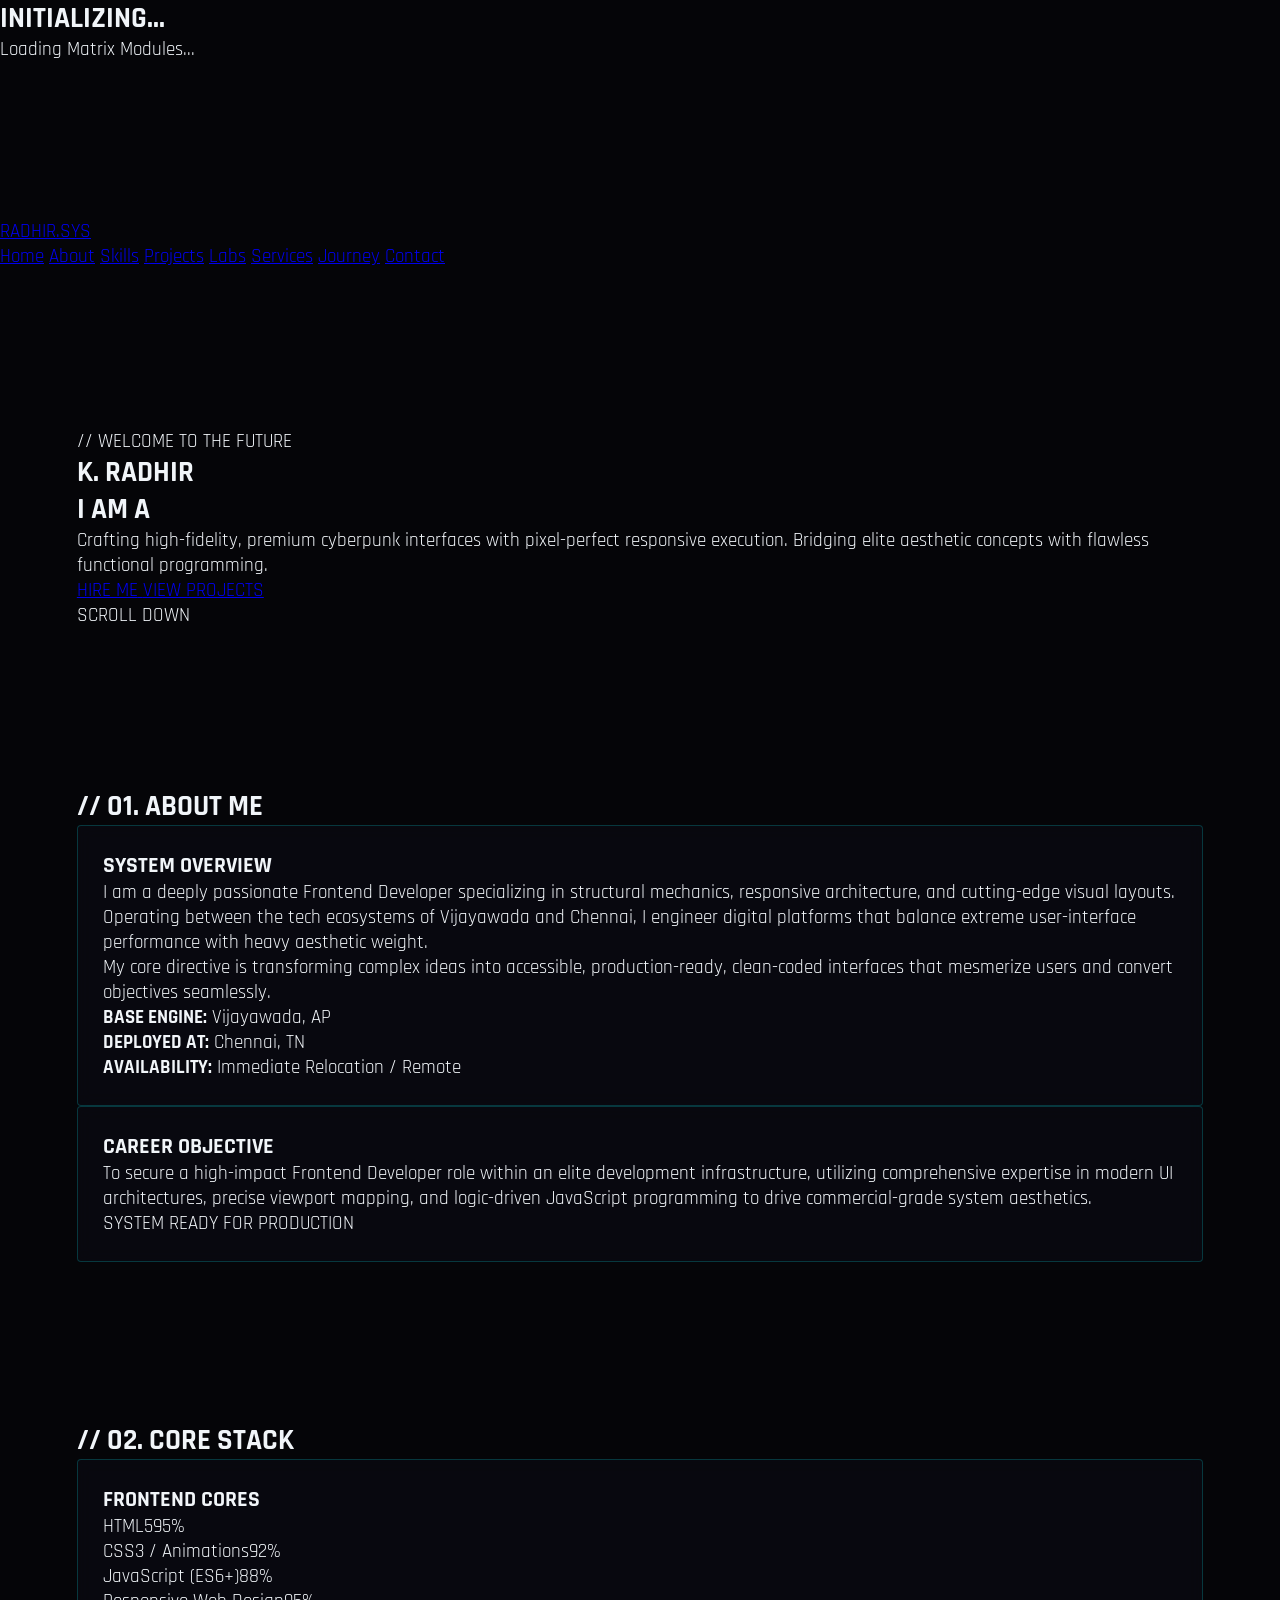
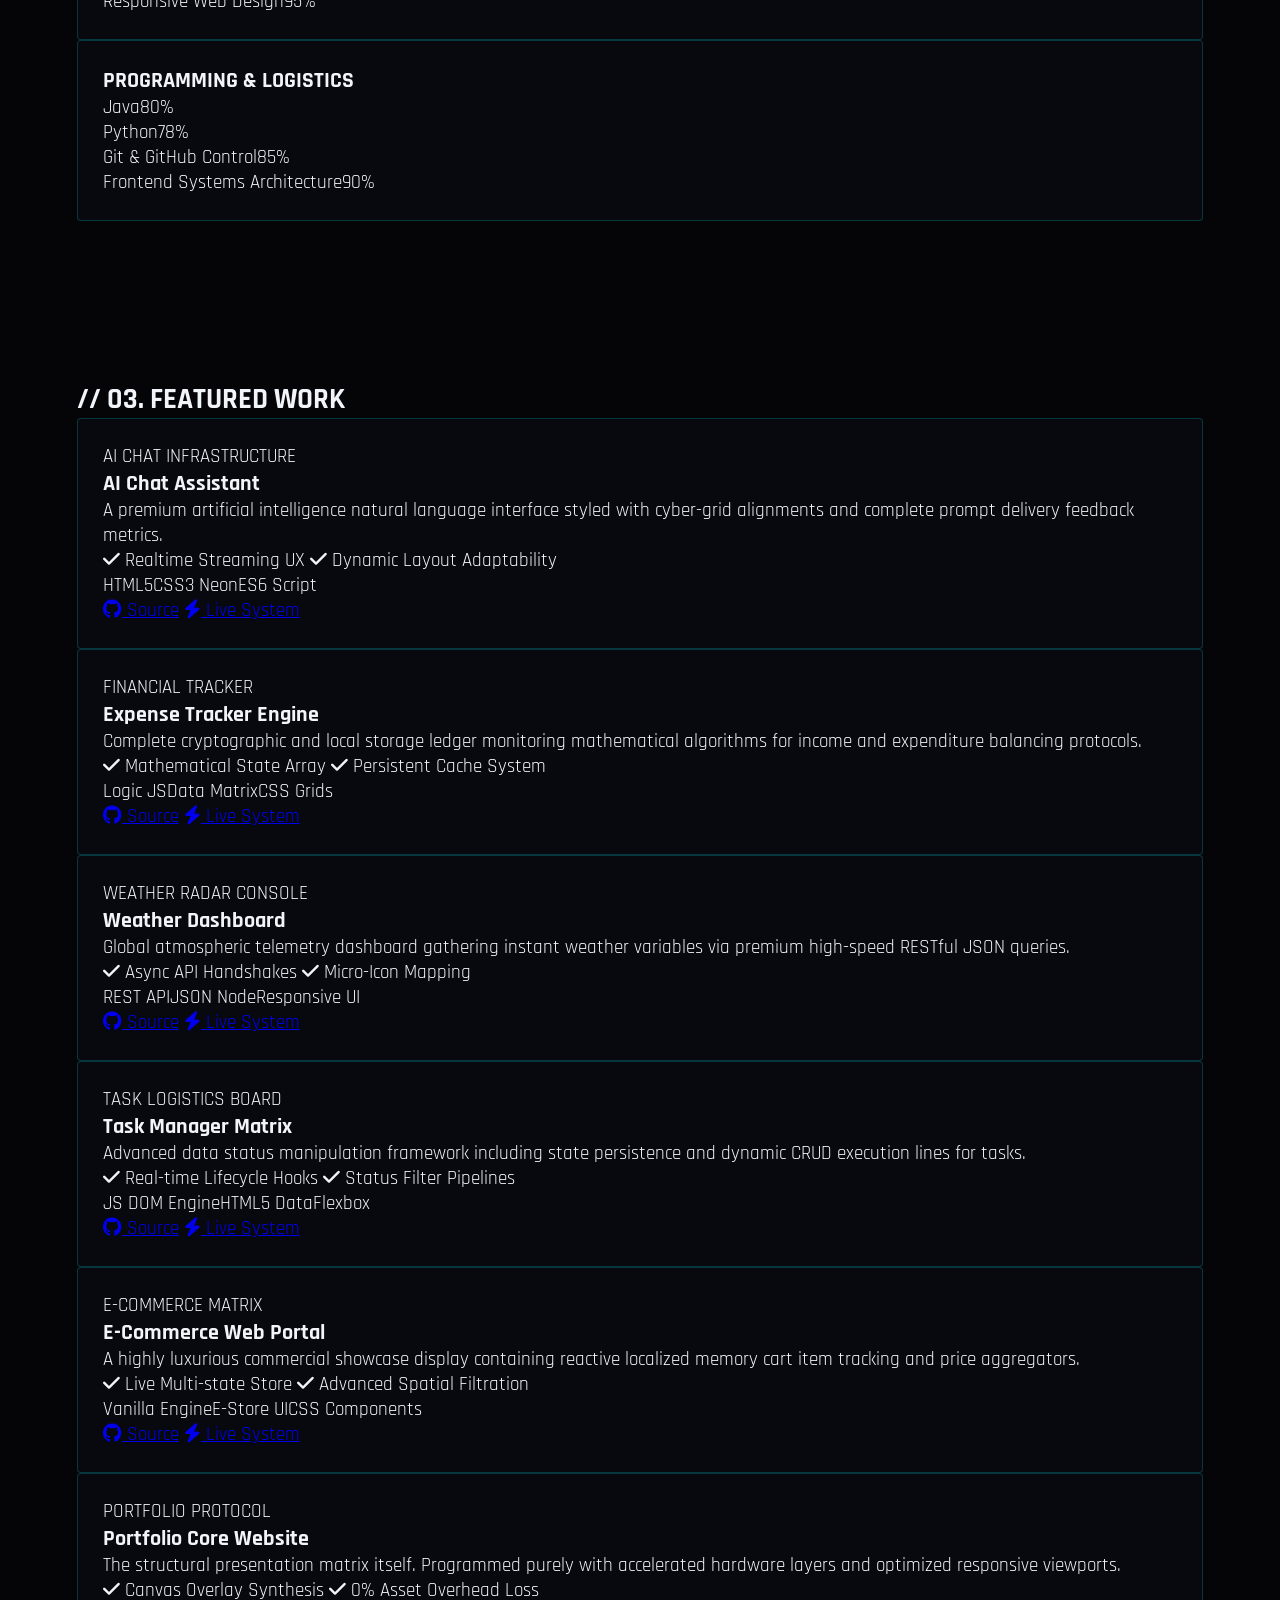
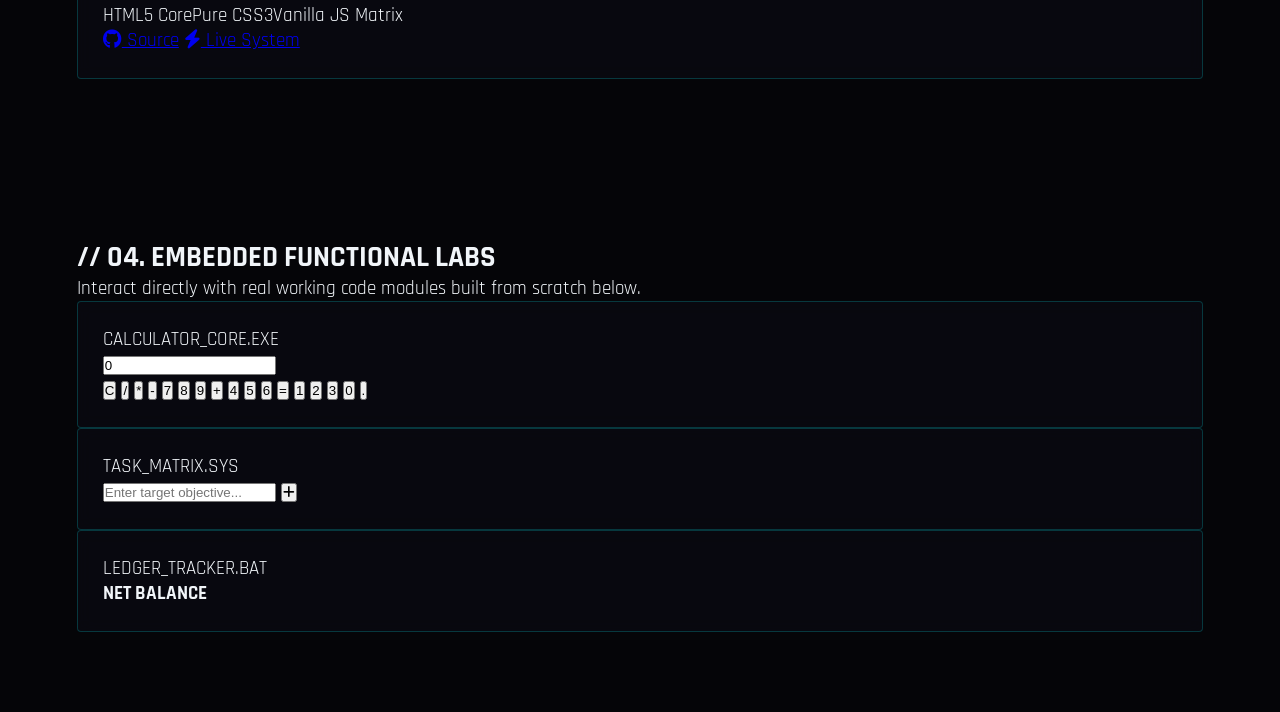
<file: Index.html>
<!DOCTYPE html>
<html lang="en">
<head>
    <meta charset="UTF-8">
    <meta name="viewport" content="width=device-width, initial-scale=1.0">
    <meta name="description" content="K. Radhir - Premium Cyberpunk Frontend Developer Portfolio. Showcasing modern responsive web designs, interactive mini-apps, and technical expertise.">
    <title>K. Radhir | Frontend Developer Portfolio</title>
    <link rel="preconnect" href="https://fonts.googleapis.com">
    <link rel="preconnect" href="https://fonts.gstatic.com" crossorigin>
    <link href="https://fonts.googleapis.com/css2?family=Orbitron:wght@400;600;900&family=Rajdhani:wght@500;600;700&display=swap" rel="stylesheet">
    <link rel="stylesheet" href="https://cdnjs.cloudflare.com/ajax/libs/font-awesome/6.4.0/css/all.min.css">
    <link rel="stylesheet" href="style.css">
</head>
<body class="cyber-theme">

    <div id="preloader">
        <div class="loader-content">
            <h2 class="cyber-glitch" data-text="INITIALIZING...">INITIALIZING...</h2>
            <div class="loader-bar"><div class="loader-progress"></div></div>
            <p class="loader-status">Loading Matrix Modules...</p>
        </div>
    </div>

    <canvas id="cyberCanvas"></canvas>

    <header class="cyber-header">
        <div class="logo">
            <a href="#hero">RADHIR<span>.SYS</span></a>
        </div>
        <nav class="nav-links">
            <a href="#hero" class="active">Home</a>
            <a href="#about">About</a>
            <a href="#skills">Skills</a>
            <a href="#projects">Projects</a>
            <a href="#interactive-labs">Labs</a>
            <a href="#services">Services</a>
            <a href="#education">Journey</a>
            <a href="#contact">Contact</a>
        </nav>
        <div class="burger-menu" id="burgerMenu">
            <div class="line1"></div>
            <div class="line2"></div>
            <div class="line3"></div>
        </div>
    </header>

    <main>
        
        <section id="hero" class="hero-section">
            <div class="hero-container">
                <div class="glitch-wrapper">
                    <p class="hero-subtitle">// WELCOME TO THE FUTURE</p>
                    <h1 class="hero-title">K. RADHIR</h1>
                    <h2 class="hero-typing-text">I AM A <span id="typing-element"></span></h2>
                </div>
                <p class="hero-desc">Crafting high-fidelity, premium cyberpunk interfaces with pixel-perfect responsive execution. Bridging elite aesthetic concepts with flawless functional programming.</p>
                <div class="hero-ctas">
                    <a href="#contact" class="cyber-btn primary-btn">
                        <span class="btn-text">HIRE ME</span>
                        <span class="btn-glitch"></span>
                    </a>
                    <a href="#projects" class="cyber-btn secondary-btn">
                        <span class="btn-text">VIEW PROJECTS</span>
                        <span class="btn-glitch"></span>
                    </a>
                </div>
            </div>
            <div class="scroll-indicator">
                <div class="mouse"></div>
                <p>SCROLL DOWN</p>
            </div>
        </section>

        <section id="about" class="about-section scroll-reveal">
            <h2 class="section-title"><span class="cyber-tag">//</span> 01. ABOUT ME</h2>
            <div class="about-grid">
                <div class="about-card glass-card">
                    <h3>SYSTEM OVERVIEW</h3>
                    <p>I am a deeply passionate Frontend Developer specializing in structural mechanics, responsive architecture, and cutting-edge visual layouts. Operating between the tech ecosystems of Vijayawada and Chennai, I engineer digital platforms that balance extreme user-interface performance with heavy aesthetic weight.</p>
                    <p>My core directive is transforming complex ideas into accessible, production-ready, clean-coded interfaces that mesmerize users and convert objectives seamlessly.</p>
                    <div class="meta-info-grid">
                        <div class="meta-item"><strong>BASE ENGINE:</strong> Vijayawada, AP</div>
                        <div class="meta-item"><strong>DEPLOYED AT:</strong> Chennai, TN</div>
                        <div class="meta-item"><strong>AVAILABILITY:</strong> Immediate Relocation / Remote</div>
                    </div>
                </div>
                <div class="about-card glass-card objective-card">
                    <h3>CAREER OBJECTIVE</h3>
                    <p>To secure a high-impact Frontend Developer role within an elite development infrastructure, utilizing comprehensive expertise in modern UI architectures, precise viewport mapping, and logic-driven JavaScript programming to drive commercial-grade system aesthetics.</p>
                    <div class="cyber-status-bar">
                        <span class="status-dot online"></span> SYSTEM READY FOR PRODUCTION
                    </div>
                </div>
            </div>
        </section>

        <section id="skills" class="skills-section scroll-reveal">
            <h2 class="section-title"><span class="cyber-tag">//</span> 02. CORE STACK</h2>
            <div class="skills-grid">
                <div class="skill-group glass-card">
                    <h3>FRONTEND CORES</h3>
                    <div class="skill-item">
                        <div class="skill-info"><span>HTML5</span><span class="percentage">95%</span></div>
                        <div class="skill-bar-container"><div class="skill-bar" data-progress="95%"></div></div>
                    </div>
                    <div class="skill-item">
                        <div class="skill-info"><span>CSS3 / Animations</span><span class="percentage">92%</span></div>
                        <div class="skill-bar-container"><div class="skill-bar" data-progress="92%"></div></div>
                    </div>
                    <div class="skill-item">
                        <div class="skill-info"><span>JavaScript (ES6+)</span><span class="percentage">88%</span></div>
                        <div class="skill-bar-container"><div class="skill-bar" data-progress="88%"></div></div>
                    </div>
                    <div class="skill-item">
                        <div class="skill-info"><span>Responsive Web Design</span><span class="percentage">95%</span></div>
                        <div class="skill-bar-container"><div class="skill-bar" data-progress="95%"></div></div>
                    </div>
                </div>
                <div class="skill-group glass-card">
                    <h3>PROGRAMMING & LOGISTICS</h3>
                    <div class="skill-item">
                        <div class="skill-info"><span>Java</span><span class="percentage">80%</span></div>
                        <div class="skill-bar-container"><div class="skill-bar" data-progress="80%"></div></div>
                    </div>
                    <div class="skill-item">
                        <div class="skill-info"><span>Python</span><span class="percentage">78%</span></div>
                        <div class="skill-bar-container"><div class="skill-bar" data-progress="78%"></div></div>
                    </div>
                    <div class="skill-item">
                        <div class="skill-info"><span>Git & GitHub Control</span><span class="percentage">85%</span></div>
                        <div class="skill-bar-container"><div class="skill-bar" data-progress="85%"></div></div>
                    </div>
                    <div class="skill-item">
                        <div class="skill-info"><span>Frontend Systems Architecture</span><span class="percentage">90%</span></div>
                        <div class="skill-bar-container"><div class="skill-bar" data-progress="90%"></div></div>
                    </div>
                </div>
            </div>
        </section>

        <section id="projects" class="projects-section scroll-reveal">
            <h2 class="section-title"><span class="cyber-tag">//</span> 03. FEATURED WORK</h2>
            <div class="projects-container">
                
                <div class="project-card glass-card">
                    <div class="project-img-wrapper">
                        <div class="project-fallback-img img-p1">AI CHAT INFRASTRUCTURE</div>
                    </div>
                    <div class="project-content">
                        <h3>AI Chat Assistant</h3>
                        <p class="project-desc">A premium artificial intelligence natural language interface styled with cyber-grid alignments and complete prompt delivery feedback metrics.</p>
                        <div class="project-features">
                            <span><i class="fa-solid fa-check"></i> Realtime Streaming UX</span>
                            <span><i class="fa-solid fa-check"></i> Dynamic Layout Adaptability</span>
                        </div>
                        <div class="project-tech">
                            <span class="tech-tag">HTML5</span><span class="tech-tag">CSS3 Neon</span><span class="tech-tag">ES6 Script</span>
                        </div>
                        <div class="project-links">
                            <a href="#" class="project-btn git-btn"><i class="fa-brands fa-github"></i> Source</a>
                            <a href="#lab-ai" class="project-btn demo-btn"><i class="fa-solid fa-bolt"></i> Live System</a>
                        </div>
                    </div>
                </div>

                <div class="project-card glass-card">
                    <div class="project-img-wrapper">
                        <div class="project-fallback-img img-p2">FINANCIAL TRACKER</div>
                    </div>
                    <div class="project-content">
                        <h3>Expense Tracker Engine</h3>
                        <p class="project-desc">Complete cryptographic and local storage ledger monitoring mathematical algorithms for income and expenditure balancing protocols.</p>
                        <div class="project-features">
                            <span><i class="fa-solid fa-check"></i> Mathematical State Array</span>
                            <span><i class="fa-solid fa-check"></i> Persistent Cache System</span>
                        </div>
                        <div class="project-tech">
                            <span class="tech-tag">Logic JS</span><span class="tech-tag">Data Matrix</span><span class="tech-tag">CSS Grids</span>
                        </div>
                        <div class="project-links">
                            <a href="#" class="project-btn git-btn"><i class="fa-brands fa-github"></i> Source</a>
                            <a href="#lab-expense" class="project-btn demo-btn"><i class="fa-solid fa-bolt"></i> Live System</a>
                        </div>
                    </div>
                </div>

                <div class="project-card glass-card">
                    <div class="project-img-wrapper">
                        <div class="project-fallback-img img-p3">WEATHER RADAR CONSOLE</div>
                    </div>
                    <div class="project-content">
                        <h3>Weather Dashboard</h3>
                        <p class="project-desc">Global atmospheric telemetry dashboard gathering instant weather variables via premium high-speed RESTful JSON queries.</p>
                        <div class="project-features">
                            <span><i class="fa-solid fa-check"></i> Async API Handshakes</span>
                            <span><i class="fa-solid fa-check"></i> Micro-Icon Mapping</span>
                        </div>
                        <div class="project-tech">
                            <span class="tech-tag">REST API</span><span class="tech-tag">JSON Node</span><span class="tech-tag">Responsive UI</span>
                        </div>
                        <div class="project-links">
                            <a href="#" class="project-btn git-btn"><i class="fa-brands fa-github"></i> Source</a>
                            <a href="#lab-weather" class="project-btn demo-btn"><i class="fa-solid fa-bolt"></i> Live System</a>
                        </div>
                    </div>
                </div>

                <div class="project-card glass-card">
                    <div class="project-img-wrapper">
                        <div class="project-fallback-img img-p4">TASK LOGISTICS BOARD</div>
                    </div>
                    <div class="project-content">
                        <h3>Task Manager Matrix</h3>
                        <p class="project-desc">Advanced data status manipulation framework including state persistence and dynamic CRUD execution lines for tasks.</p>
                        <div class="project-features">
                            <span><i class="fa-solid fa-check"></i> Real-time Lifecycle Hooks</span>
                            <span><i class="fa-solid fa-check"></i> Status Filter Pipelines</span>
                        </div>
                        <div class="project-tech">
                            <span class="tech-tag">JS DOM Engine</span><span class="tech-tag">HTML5 Data</span><span class="tech-tag">Flexbox</span>
                        </div>
                        <div class="project-links">
                            <a href="#" class="project-btn git-btn"><i class="fa-brands fa-github"></i> Source</a>
                            <a href="#lab-todo" class="project-btn demo-btn"><i class="fa-solid fa-bolt"></i> Live System</a>
                        </div>
                    </div>
                </div>

                <div class="project-card glass-card">
                    <div class="project-img-wrapper">
                        <div class="project-fallback-img img-p5">E-COMMERCE MATRIX</div>
                    </div>
                    <div class="project-content">
                        <h3>E-Commerce Web Portal</h3>
                        <p class="project-desc">A highly luxurious commercial showcase display containing reactive localized memory cart item tracking and price aggregators.</p>
                        <div class="project-features">
                            <span><i class="fa-solid fa-check"></i> Live Multi-state Store</span>
                            <span><i class="fa-solid fa-check"></i> Advanced Spatial Filtration</span>
                        </div>
                        <div class="project-tech">
                            <span class="tech-tag">Vanilla Engine</span><span class="tech-tag">E-Store UI</span><span class="tech-tag">CSS Components</span>
                        </div>
                        <div class="project-links">
                            <a href="#" class="project-btn git-btn"><i class="fa-brands fa-github"></i> Source</a>
                            <a href="#" class="project-btn demo-btn"><i class="fa-solid fa-bolt"></i> Live System</a>
                        </div>
                    </div>
                </div>

                <div class="project-card glass-card">
                    <div class="project-img-wrapper">
                        <div class="project-fallback-img img-p6">PORTFOLIO PROTOCOL</div>
                    </div>
                    <div class="project-content">
                        <h3>Portfolio Core Website</h3>
                        <p class="project-desc">The structural presentation matrix itself. Programmed purely with accelerated hardware layers and optimized responsive viewports.</p>
                        <div class="project-features">
                            <span><i class="fa-solid fa-check"></i> Canvas Overlay Synthesis</span>
                            <span><i class="fa-solid fa-check"></i> 0% Asset Overhead Loss</span>
                        </div>
                        <div class="project-tech">
                            <span class="tech-tag">HTML5 Core</span><span class="tech-tag">Pure CSS3</span><span class="tech-tag">Vanilla JS Matrix</span>
                        </div>
                        <div class="project-links">
                            <a href="#" class="project-btn git-btn"><i class="fa-brands fa-github"></i> Source</a>
                            <a href="#hero" class="project-btn demo-btn"><i class="fa-solid fa-bolt"></i> Live System</a>
                        </div>
                    </div>
                </div>

            </div>
        </section>

        <section id="interactive-labs" class="labs-section scroll-reveal">
            <h2 class="section-title"><span class="cyber-tag">//</span> 04. EMBEDDED FUNCTIONAL LABS</h2>
            <p class="section-subtitle">Interact directly with real working code modules built from scratch below.</p>
            
            <div class="labs-grid">
                
                <div class="lab-card glass-card" id="lab-calc">
                    <div class="lab-header"><span></span><span></span><span></span>  CALCULATOR_CORE.EXE</div>
                    <div class="calculator-app">
                        <input type="text" id="calcDisplay" readonly value="0">
                        <div class="calc-buttons">
                            <button class="calc-btn system-clear" onclick="clearCalc()">C</button>
                            <button class="calc-btn" onclick="inputCalc('/')">/</button>
                            <button class="calc-btn" onclick="inputCalc('*')">*</button>
                            <button class="calc-btn" onclick="inputCalc('-')">-</button>
                            <button class="calc-btn" onclick="inputCalc('7')">7</button>
                            <button class="calc-btn" onclick="inputCalc('8')">8</button>
                            <button class="calc-btn" onclick="inputCalc('9')">9</button>
                            <button class="calc-btn" onclick="inputCalc('+')">+</button>
                            <button class="calc-btn" onclick="inputCalc('4')">4</button>
                            <button class="calc-btn" onclick="inputCalc('5')">5</button>
                            <button class="calc-btn" onclick="inputCalc('6')">6</button>
                            <button class="calc-btn operation-equal" onclick="calculateResult()">=</button>
                            <button class="calc-btn" onclick="inputCalc('1')">1</button>
                            <button class="calc-btn" onclick="inputCalc('2')">2</button>
                            <button class="calc-btn" onclick="inputCalc('3')">3</button>
                            <button class="calc-btn double-width" onclick="inputCalc('0')">0</button>
                            <button class="calc-btn" onclick="inputCalc('.')">.</button>
                        </div>
                    </div>
                </div>

                <div class="lab-card glass-card" id="lab-todo">
                    <div class="lab-header"><span></span><span></span><span></span>  TASK_MATRIX.SYS</div>
                    <div class="todo-app">
                        <div class="input-row">
                            <input type="text" id="todoInput" placeholder="Enter target objective...">
                            <button onclick="addTodoItem()"><i class="fa-solid fa-plus"></i></button>
                        </div>
                        <ul id="todoList" class="todo-item-container"></ul>
                    </div>
                </div>

                <div class="lab-card glass-card" id="lab-expense">
                    <div class="lab-header"><span></span><span></span><span></span>  LEDGER_TRACKER.BAT</div>
                    <div class="expense-app">
                        <div class="balance-container">
                            <h4>NET BALANCE</h4>
</file>
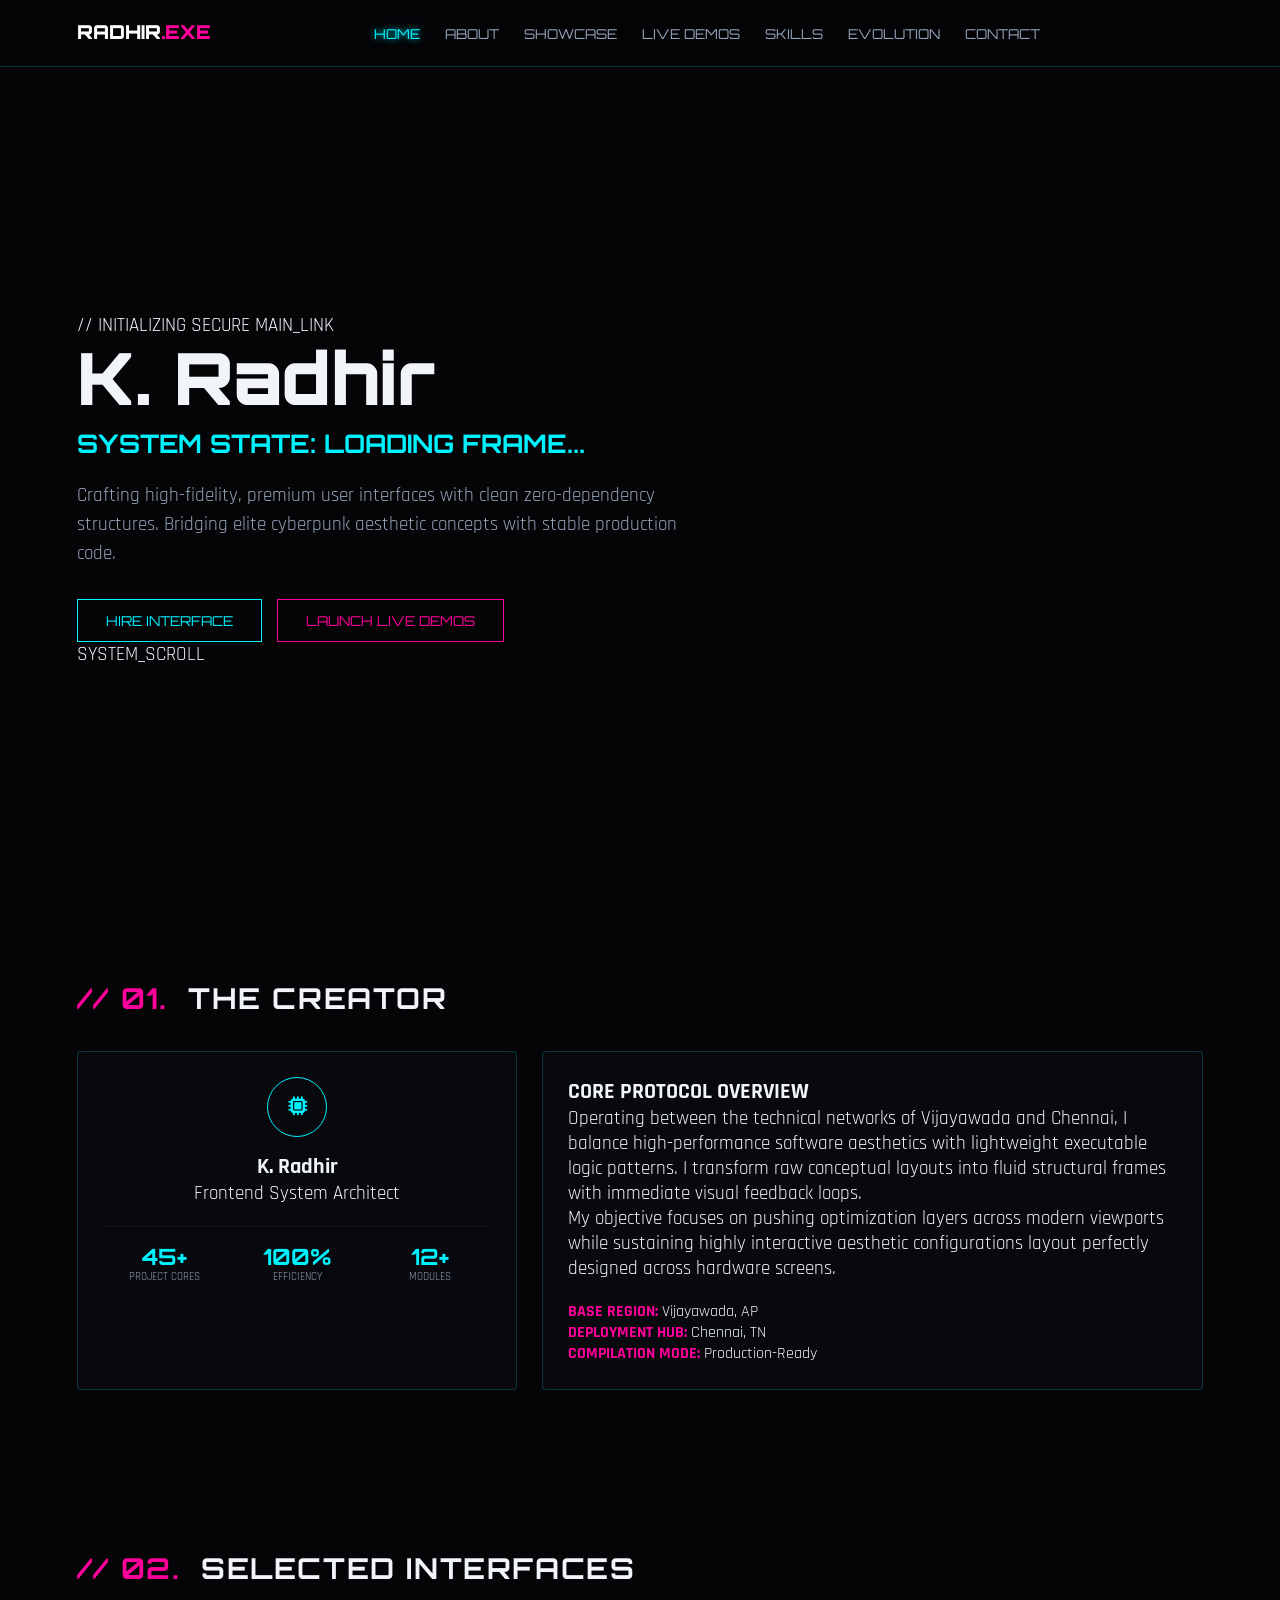
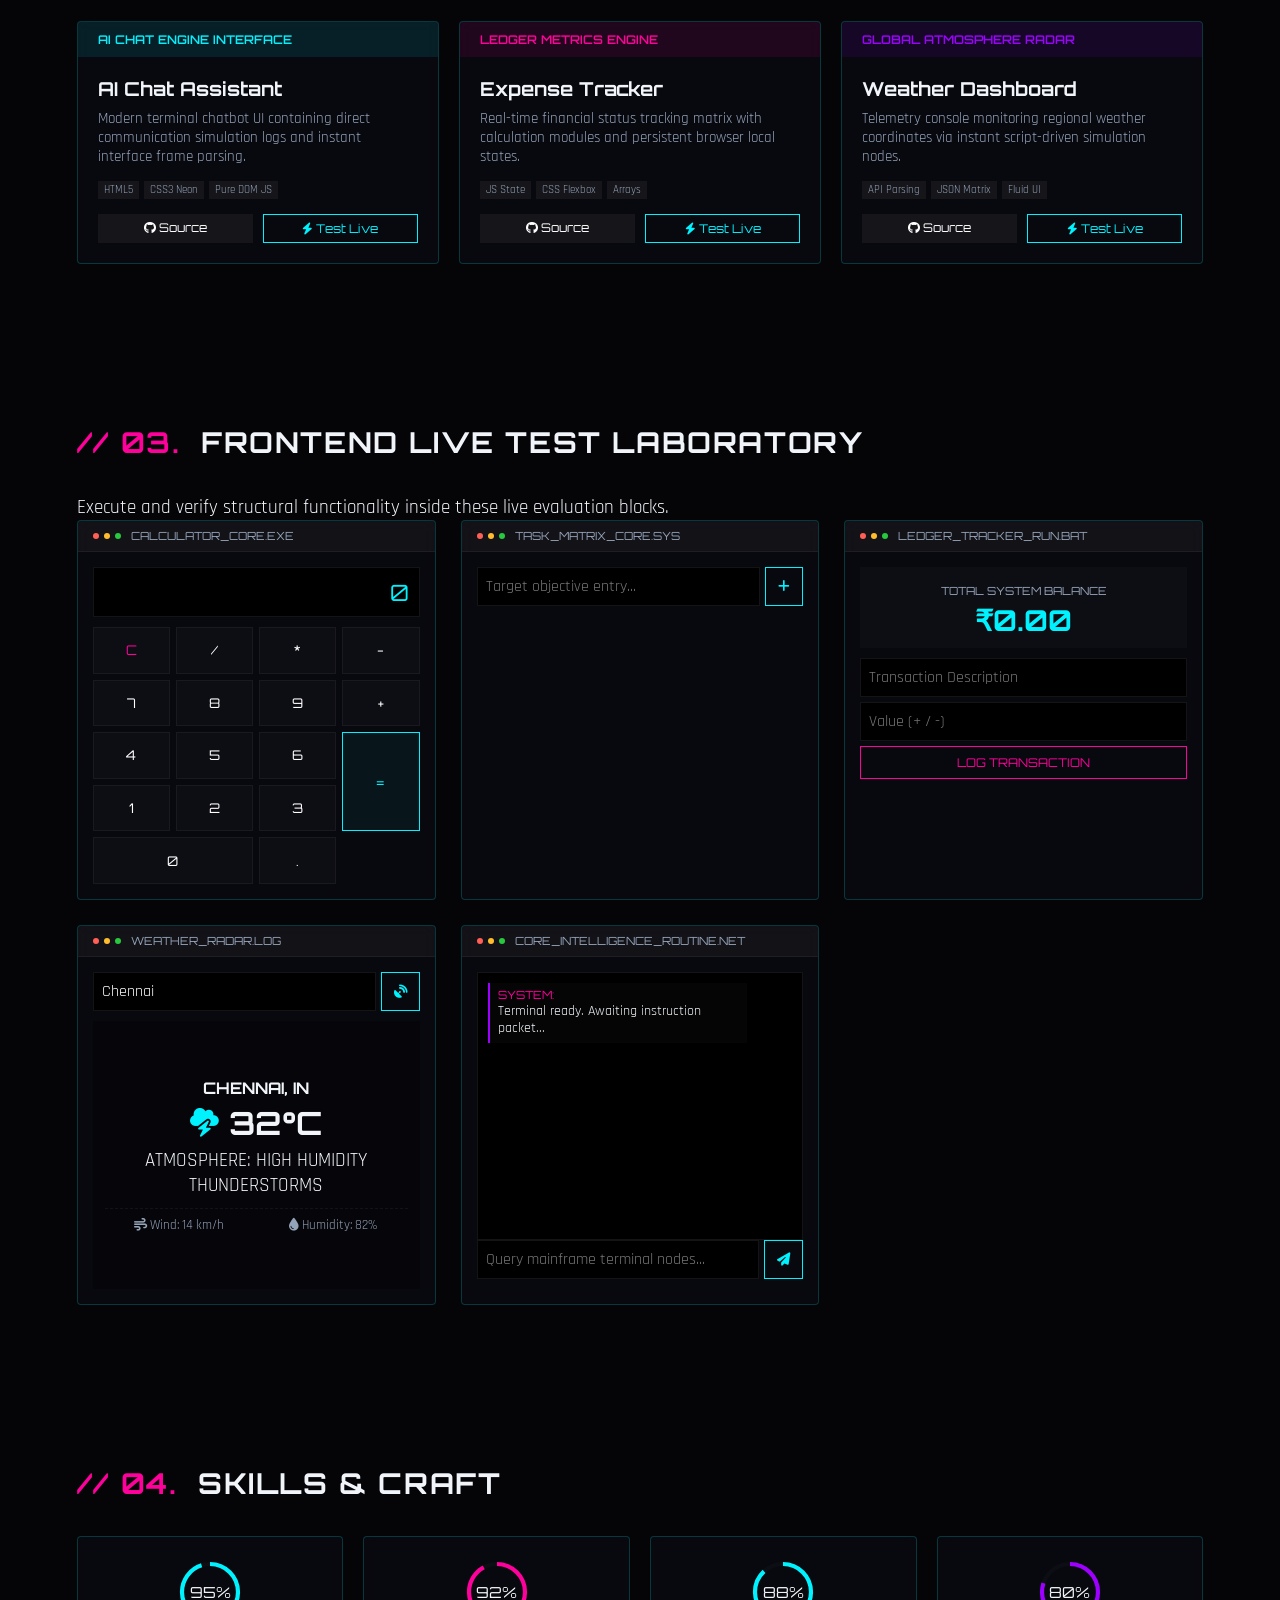
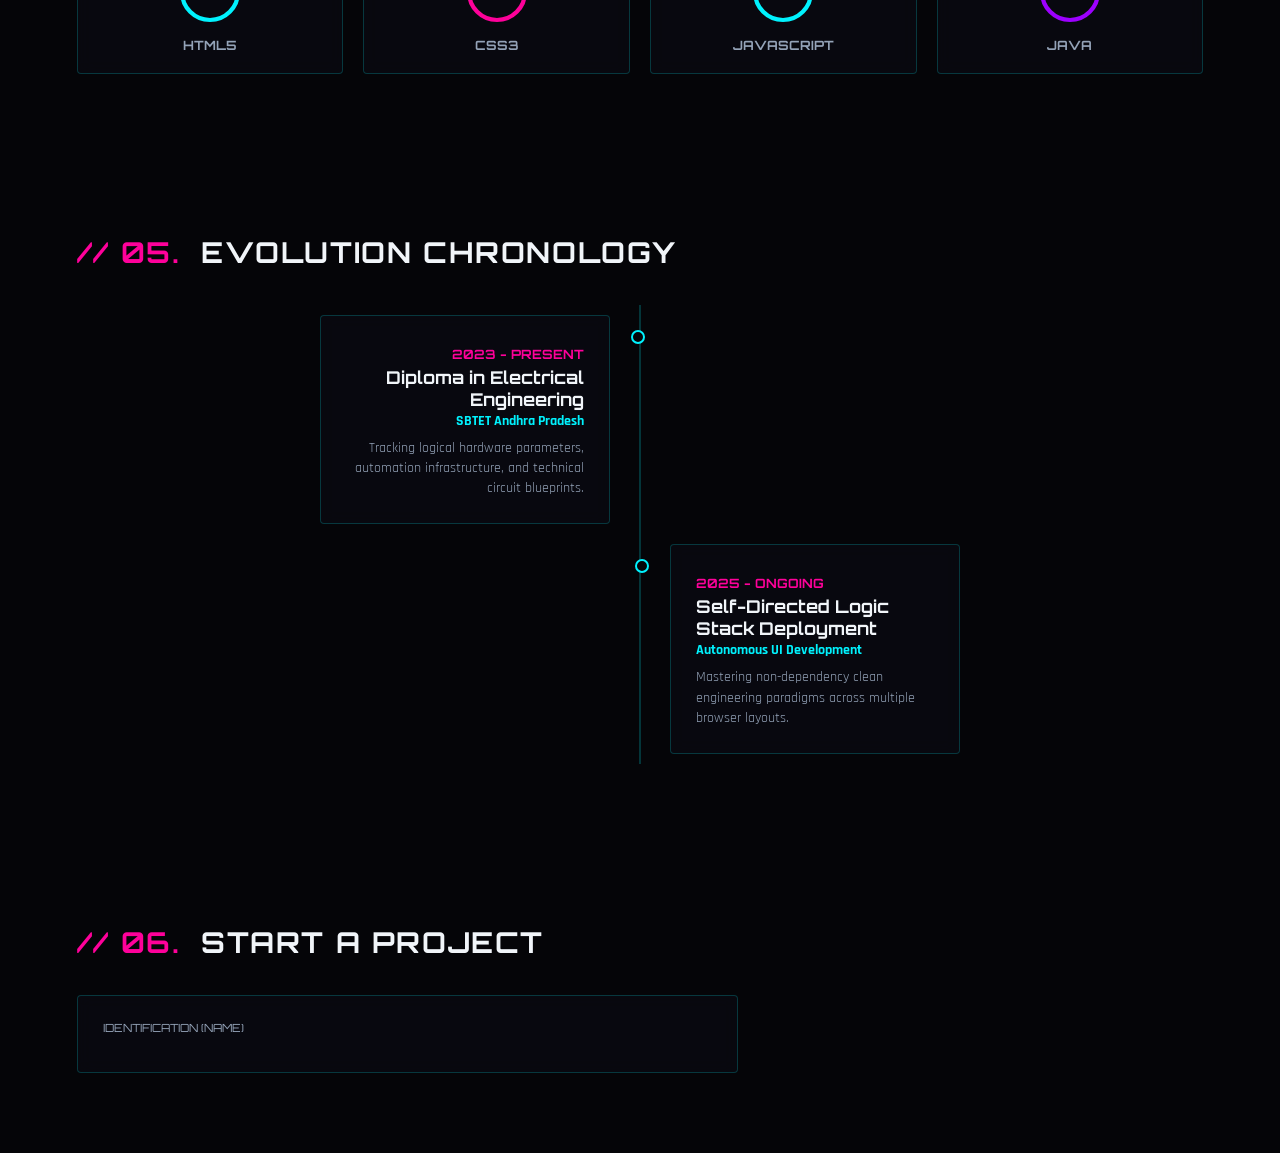
<file: index.html>
<!DOCTYPE html>
<html lang="en">
<head>
    <meta charset="UTF-8">
    <meta name="viewport" content="width=device-width, initial-scale=1.0">
    <meta name="description" content="K. Radhir - Premium Cyberpunk Frontend Developer Portfolio Website.">
    <title>K. Radhir | Portfolio Terminal</title>
    
    <!-- Google Fonts & FontAwesome Icons -->
    <link rel="preconnect" href="https://fonts.googleapis.com">
    <link rel="preconnect" href="https://fonts.gstatic.com" crossorigin>
    <link href="https://fonts.googleapis.com/css2?family=Orbitron:wght@400;600;900&family=Rajdhani:wght@500;600;700&display=swap" rel="stylesheet">
    <link rel="stylesheet" href="https://cdnjs.cloudflare.com/ajax/libs/font-awesome/6.4.0/css/all.min.css">
    
    <!-- Strict Relative Path Linked Stylesheet -->
    <link rel="stylesheet" href="style.css">
</head>
<body class="cyber-theme">

    <!-- Background Matrix Streaming Layers -->
    <canvas id="matrixCanvas"></canvas>

    <!-- Navigation Header -->
    <header class="cyber-navbar">
        <div class="nav-logo">
            <a href="#hero">RADHIR<span>.EXE</span></a>
        </div>
        <nav class="nav-menu">
            <a href="#hero" class="menu-item active">Home</a>
            <a href="#about" class="menu-item">About</a>
            <a href="#projects" class="menu-item">Showcase</a>
            <a href="#live-demos" class="menu-item">Live Demos</a>
            <a href="#skills" class="menu-item">Skills</a>
            <a href="#journey" class="menu-item">Evolution</a>
            <a href="#contact" class="menu-item">Contact</a>
        </nav>
        <div class="mobile-toggle" id="mobileToggle">
            <span class="bar"></span>
            <span class="bar"></span>
            <span class="bar"></span>
        </div>
    </header>

    <main>
        <!-- Hero Terminal Section -->
        <section id="hero" class="hero-terminal">
            <div class="hero-wrapper">
                <p class="terminal-tag">// INITIALIZING SECURE MAIN_LINK</p>
                <h1 class="hero-main-name">K. Radhir</h1>
                <h2 class="hero-dynamic-subtitle">SYSTEM STATE: <span id="typingEngine">LOADING FRAME...</span></h2>
                <p class="hero-synopsis">Crafting high-fidelity, premium user interfaces with clean zero-dependency structures. Bridging elite cyberpunk aesthetic concepts with stable production code.</p>
                <div class="hero-action-row">
                    <a href="#contact" class="terminal-btn btn-primary">HIRE INTERFACE</a>
                    <a href="#live-demos" class="terminal-btn btn-secondary">LAUNCH LIVE DEMOS</a>
                </div>
            </div>
            <div class="terminal-scroll-alert">
                <div class="scroller-icon"></div>
                <span>SYSTEM_SCROLL</span>
            </div>
        </section>

        <!-- About Creator Section -->
        <section id="about" class="about-terminal viewport-reveal">
            <h2 class="cyber-section-title"><span class="title-index">// 01.</span> THE CREATOR</h2>
            <div class="about-container-layout">
                <div class="profile-meta-card glass-card">
                    <div class="avatar-icon-box"><i class="fa-solid fa-microchip"></i></div>
                    <h3>K. Radhir</h3>
                    <p class="sub-role-tag">Frontend System Architect</p>
                    <div class="meta-stats-row">
                        <div class="meta-stat-node"><h2>45+</h2><p>PROJECT CORES</p></div>
                        <div class="meta-stat-node"><h2>100%</h2><p>EFFICIENCY</p></div>
                        <div class="meta-stat-node"><h2>12+</h2><p>MODULES</p></div>
                    </div>
                </div>
                <div class="about-narrative-card glass-card">
                    <h3>CORE PROTOCOL OVERVIEW</h3>
                    <p>Operating between the technical networks of Vijayawada and Chennai, I balance high-performance software aesthetics with lightweight executable logic patterns. I transform raw conceptual layouts into fluid structural frames with immediate visual feedback loops.</p>
                    <p>My objective focuses on pushing optimization layers across modern viewports while sustaining highly interactive aesthetic configurations layout perfectly designed across hardware screens.</p>
                    <div class="location-spec-grid">
                        <div class="spec-node"><strong>BASE REGION:</strong> Vijayawada, AP</div>
                        <div class="spec-node"><strong>DEPLOYMENT HUB:</strong> Chennai, TN</div>
                        <div class="spec-node"><strong>COMPILATION MODE:</strong> Production-Ready</div>
                    </div>
                </div>
            </div>
        </section>

        <!-- Projects Showcase Section -->
        <section id="projects" class="projects-showcase-terminal viewport-reveal">
            <h2 class="cyber-section-title"><span class="title-index">// 02.</span> SELECTED INTERFACES</h2>
            <div class="projects-matrix-grid">
                <!-- Project 1 -->
                <div class="project-matrix-card glass-card">
                    <div class="p-card-header h-blue">AI CHAT ENGINE INTERFACE</div>
                    <div class="p-card-body">
                        <h3>AI Chat Assistant</h3>
                        <p>Modern terminal chatbot UI containing direct communication simulation logs and instant interface frame parsing.</p>
                        <div class="p-card-tags"><span>HTML5</span><span>CSS3 Neon</span><span>Pure DOM JS</span></div>
                        <div class="p-card-actions">
                            <a href="#" class="action-btn-src"><i class="fa-brands fa-github"></i> Source</a>
                            <a href="#lab-ai" class="action-btn-live"><i class="fa-solid fa-bolt"></i> Test Live</a>
                        </div>
                    </div>
                </div>
                <!-- Project 2 -->
                <div class="project-matrix-card glass-card">
                    <div class="p-card-header h-pink">LEDGER METRICS ENGINE</div>
                    <div class="p-card-body">
                        <h3>Expense Tracker</h3>
                        <p>Real-time financial status tracking matrix with calculation modules and persistent browser local states.</p>
                        <div class="p-card-tags"><span>JS State</span><span>CSS Flexbox</span><span>Arrays</span></div>
                        <div class="p-card-actions">
                            <a href="#" class="action-btn-src"><i class="fa-brands fa-github"></i> Source</a>
                            <a href="#lab-expense" class="action-btn-live"><i class="fa-solid fa-bolt"></i> Test Live</a>
                        </div>
                    </div>
                </div>
                <!-- Project 3 -->
                <div class="project-matrix-card glass-card">
                    <div class="p-card-header h-purple">GLOBAL ATMOSPHERE RADAR</div>
                    <div class="p-card-body">
                        <h3>Weather Dashboard</h3>
                        <p>Telemetry console monitoring regional weather coordinates via instant script-driven simulation nodes.</p>
                        <div class="p-card-tags"><span>API Parsing</span><span>JSON Matrix</span><span>Fluid UI</span></div>
                        <div class="p-card-actions">
                            <a href="#" class="action-btn-src"><i class="fa-brands fa-github"></i> Source</a>
                            <a href="#lab-weather" class="action-btn-live"><i class="fa-solid fa-bolt"></i> Test Live</a>
                        </div>
                    </div>
                </div>
            </div>
        </section>

        <!-- Functional Demos Section -->
        <section id="live-demos" class="live-demos-terminal viewport-reveal">
            <h2 class="cyber-section-title"><span class="title-index">// 03.</span> FRONTEND LIVE TEST LABORATORY</h2>
            <p class="section-log-desc">Execute and verify structural functionality inside these live evaluation blocks.</p>
            
            <div class="demos-control-grid">
                <!-- Demo 1: Working Calculator -->
                <div class="interactive-demo-box glass-card" id="lab-calc">
                    <div class="box-top-terminal">
                        <span class="term-dot red"></span><span class="term-dot yellow"></span><span class="term-dot green"></span>
                        <div class="term-title">CALCULATOR_CORE.EXE</div>
                    </div>
                    <div class="calculator-wrapper">
                        <input type="text" id="calcDisplayOutput" readonly value="0">
                        <div class="calc-keys-layout">
                            <button class="key k-clear" onclick="clearCalculator()">C</button>
                            <button class="key" onclick="appendCalcValue('/')">/</button>
                            <button class="key" onclick="appendCalcValue('*')">*</button>
                            <button class="key" onclick="appendCalcValue('-')">-</button>
                            <button class="key" onclick="appendCalcValue('7')">7</button>
                            <button class="key" onclick="appendCalcValue('8')">8</button>
                            <button class="key" onclick="appendCalcValue('9')">9</button>
                            <button class="key" onclick="appendCalcValue('+')">+</button>
                            <button class="key" onclick="appendCalcValue('4')">4</button>
                            <button class="key" onclick="appendCalcValue('5')">5</button>
                            <button class="key" onclick="appendCalcValue('6')">6</button>
                            <button class="key k-equal" onclick="processCalculatorOutput()">=</button>
                            <button class="key" onclick="appendCalcValue('1')">1</button>
                            <button class="key" onclick="appendCalcValue('2')">2</button>
                            <button class="key" onclick="appendCalcValue('3')">3</button>
                            <button class="key k-double" onclick="appendCalcValue('0')">0</button>
                            <button class="key" onclick="appendCalcValue('.')">.</button>
                        </div>
                    </div>
                </div>

                <!-- Demo 2: Working To-Do App -->
                <div class="interactive-demo-box glass-card" id="lab-todo">
                    <div class="box-top-terminal">
                        <span class="term-dot red"></span><span class="term-dot yellow"></span><span class="term-dot green"></span>
                        <div class="term-title">TASK_MATRIX_CORE.SYS</div>
                    </div>
                    <div class="todo-wrapper">
                        <div class="todo-control-row">
                            <input type="text" id="todoInputField" placeholder="Target objective entry...">
                            <button onclick="executeNewTodoItem()"><i class="fa-solid fa-plus"></i></button>
                        </div>
                        <ul id="todoListElement" class="todo-render-list"></ul>
                    </div>
                </div>

                <!-- Demo 3: Working Expense Tracker -->
                <div class="interactive-demo-box glass-card" id="lab-expense">
                    <div class="box-top-terminal">
                        <span class="term-dot red"></span><span class="term-dot yellow"></span><span class="term-dot green"></span>
                        <div class="term-title">LEDGER_TRACKER_RUN.BAT</div>
                    </div>
                    <div class="expense-wrapper">
                        <div class="balance-display-node">
                            <span class="lbl">TOTAL SYSTEM BALANCE</span>
                            <h2 id="netBalanceVal">₹0.00</h2>
                        </div>
                        <div class="expense-inputs-node">
                            <input type="text" id="expenseLabel" placeholder="Transaction Description">
                            <input type="number" id="expenseValue" placeholder="Value (+ / -)">
                            <button onclick="commitTransactionItem()">LOG TRANSACTION</button>
                        </div>
                        <ul id="ledgerLogElement" class="ledger-render-log"></ul>
                    </div>
                </div>

                <!-- Demo 4: Working Weather App -->
                <div class="interactive-demo-box glass-card" id="lab-weather">
                    <div class="box-top-terminal">
                        <span class="term-dot red"></span><span class="term-dot yellow"></span><span class="term-dot green"></span>
                        <div class="term-title">WEATHER_RADAR.LOG</div>
                    </div>
                    <div class="weather-wrapper">
                        <div class="weather-control-row">
                            <input type="text" id="weatherTargetNode" placeholder="Station (Chennai, Vijayawada)..." value="Chennai">
                            <button onclick="fetchSimulatedWeatherState()"><i class="fa-solid fa-satellite-dish"></i></button>
                        </div>
                        <div class="weather-telemetry-box">
                            <h3 id="wCity">CHENNAI, IN</h3>
                            <div class="w-flex">
                                <i class="fa-solid fa-cloud-bolt" id="wConditionIcon"></i>
                                <h1 id="wTemp">32°C</h1>
                            </div>
                            <p id="wDesc">ATMOSPHERE: HIGH HUMIDITY THUNDERSTORMS</p>
                            <div class="w-sub-metrics">
                                <div><i class="fa-solid fa-wind"></i> Wind: <span id="wWind">14 km/h</span></div>
                                <div><i class="fa-solid fa-droplet"></i> Humidity: <span id="wHum">82%</span></div>
                            </div>
                        </div>
                    </div>
                </div>

                <!-- Demo 5: Working AI Chat UI -->
                <div class="interactive-demo-box glass-card" id="lab-ai">
                    <div class="box-top-terminal">
                        <span class="term-dot red"></span><span class="term-dot yellow"></span><span class="term-dot green"></span>
                        <div class="term-title">CORE_INTELLIGENCE_ROUTINE.NET</div>
                    </div>
                    <div class="ai-wrapper">
                        <div class="ai-logs-terminal-viewport" id="aiLogsViewport">
                            <div class="msg-block system"><span class="pfx">SYSTEM:</span> Terminal ready. Awaiting instruction packet...</div>
                        </div>
                        <div class="ai-controls-input-row">
                            <input type="text" id="aiMainframeInput" placeholder="Query mainframe terminal nodes...">
                            <button onclick="processAiTerminalMessage()"><i class="fa-solid fa-paper-plane"></i></button>
                        </div>
                    </div>
                </div>
            </div>
        </section>

        <!-- Skills Section -->
        <section id="skills" class="skills-terminal viewport-reveal">
            <h2 class="cyber-section-title"><span class="title-index">// 04.</span> SKILLS & CRAFT</h2>
            <div class="skills-radial-grid">
                <div class="skill-radial-node glass-card">
                    <div class="radial-svg-box">
                        <svg class="radial-ring" viewBox="0 0 100 100">
                            <circle class="ring-bg" cx="50" cy="50" r="40"></circle>
                            <circle class="ring-progress stroke-cyan" cx="50" cy="50" r="40" style="stroke-dashoffset: 12.5;"></circle>
                        </svg>
                        <div class="radial-percentage">95%</div>
                    </div>
                    <h4>HTML5</h4>
                </div>
                <div class="skill-radial-node glass-card">
                    <div class="radial-svg-box">
                        <svg class="radial-ring" viewBox="0 0 100 100">
                            <circle class="ring-bg" cx="50" cy="50" r="40"></circle>
                            <circle class="ring-progress stroke-pink" cx="50" cy="50" r="40" style="stroke-dashoffset: 20;"></circle>
                        </svg>
                        <div class="radial-percentage">92%</div>
                    </div>
                    <h4>CSS3</h4>
                </div>
                <div class="skill-radial-node glass-card">
                    <div class="radial-svg-box">
                        <svg class="radial-ring" viewBox="0 0 100 100">
                            <circle class="ring-bg" cx="50" cy="50" r="40"></circle>
                            <circle class="ring-progress stroke-cyan" cx="50" cy="50" r="40" style="stroke-dashoffset: 30;"></circle>
                        </svg>
                        <div class="radial-percentage">88%</div>
                    </div>
                    <h4>JAVASCRIPT</h4>
                </div>
                <div class="skill-radial-node glass-card">
                    <div class="radial-svg-box">
                        <svg class="radial-ring" viewBox="0 0 100 100">
                            <circle class="ring-bg" cx="50" cy="50" r="40"></circle>
                            <circle class="ring-progress stroke-purple" cx="50" cy="50" r="40" style="stroke-dashoffset: 50;"></circle>
                        </svg>
                        <div class="radial-percentage">80%</div>
                    </div>
                    <h4>JAVA</h4>
                </div>
            </div>
        </section>

        <!-- Evolution Journey Section -->
        <section id="journey" class="journey-terminal viewport-reveal">
            <h2 class="cyber-section-title"><span class="title-index">// 05.</span> EVOLUTION CHRONOLOGY</h2>
            <div class="vertical-trajectory-line">
                <div class="trajectory-node left-trajectory">
                    <div class="trajectory-card glass-card">
                        <span class="node-timestamp">2023 - PRESENT</span>
                        <h3>Diploma in Electrical Engineering</h3>
                        <h4>SBTET Andhra Pradesh</h4>
                        <p>Tracking logical hardware parameters, automation infrastructure, and technical circuit blueprints.</p>
                    </div>
                </div>
                <div class="trajectory-node right-trajectory">
                    <div class="trajectory-card glass-card">
                        <span class="node-timestamp">2025 - ONGOING</span>
                        <h3>Self-Directed Logic Stack Deployment</h3>
                        <h4>Autonomous UI Development</h4>
                        <p>Mastering non-dependency clean engineering paradigms across multiple browser layouts.</p>
                    </div>
                </div>
            </div>
        </section>

        <!-- Contact Section -->
        <section id="contact" class="contact-terminal viewport-reveal">
            <h2 class="cyber-section-title"><span class="title-index">// 06.</span> START A PROJECT</h2>
            <div class="contact-terminal-grid">
                <div class="contact-fields-block glass-card">
                    <form id="terminalSecureForm" onsubmit="dispatchContactPayload(event)">
                        <div class="field-row">
                            <div class="field-item">
                                <label>IDENTIFICATION (NAME)</label>
                                <input type="text" id="senderIdentity" required p
</file>
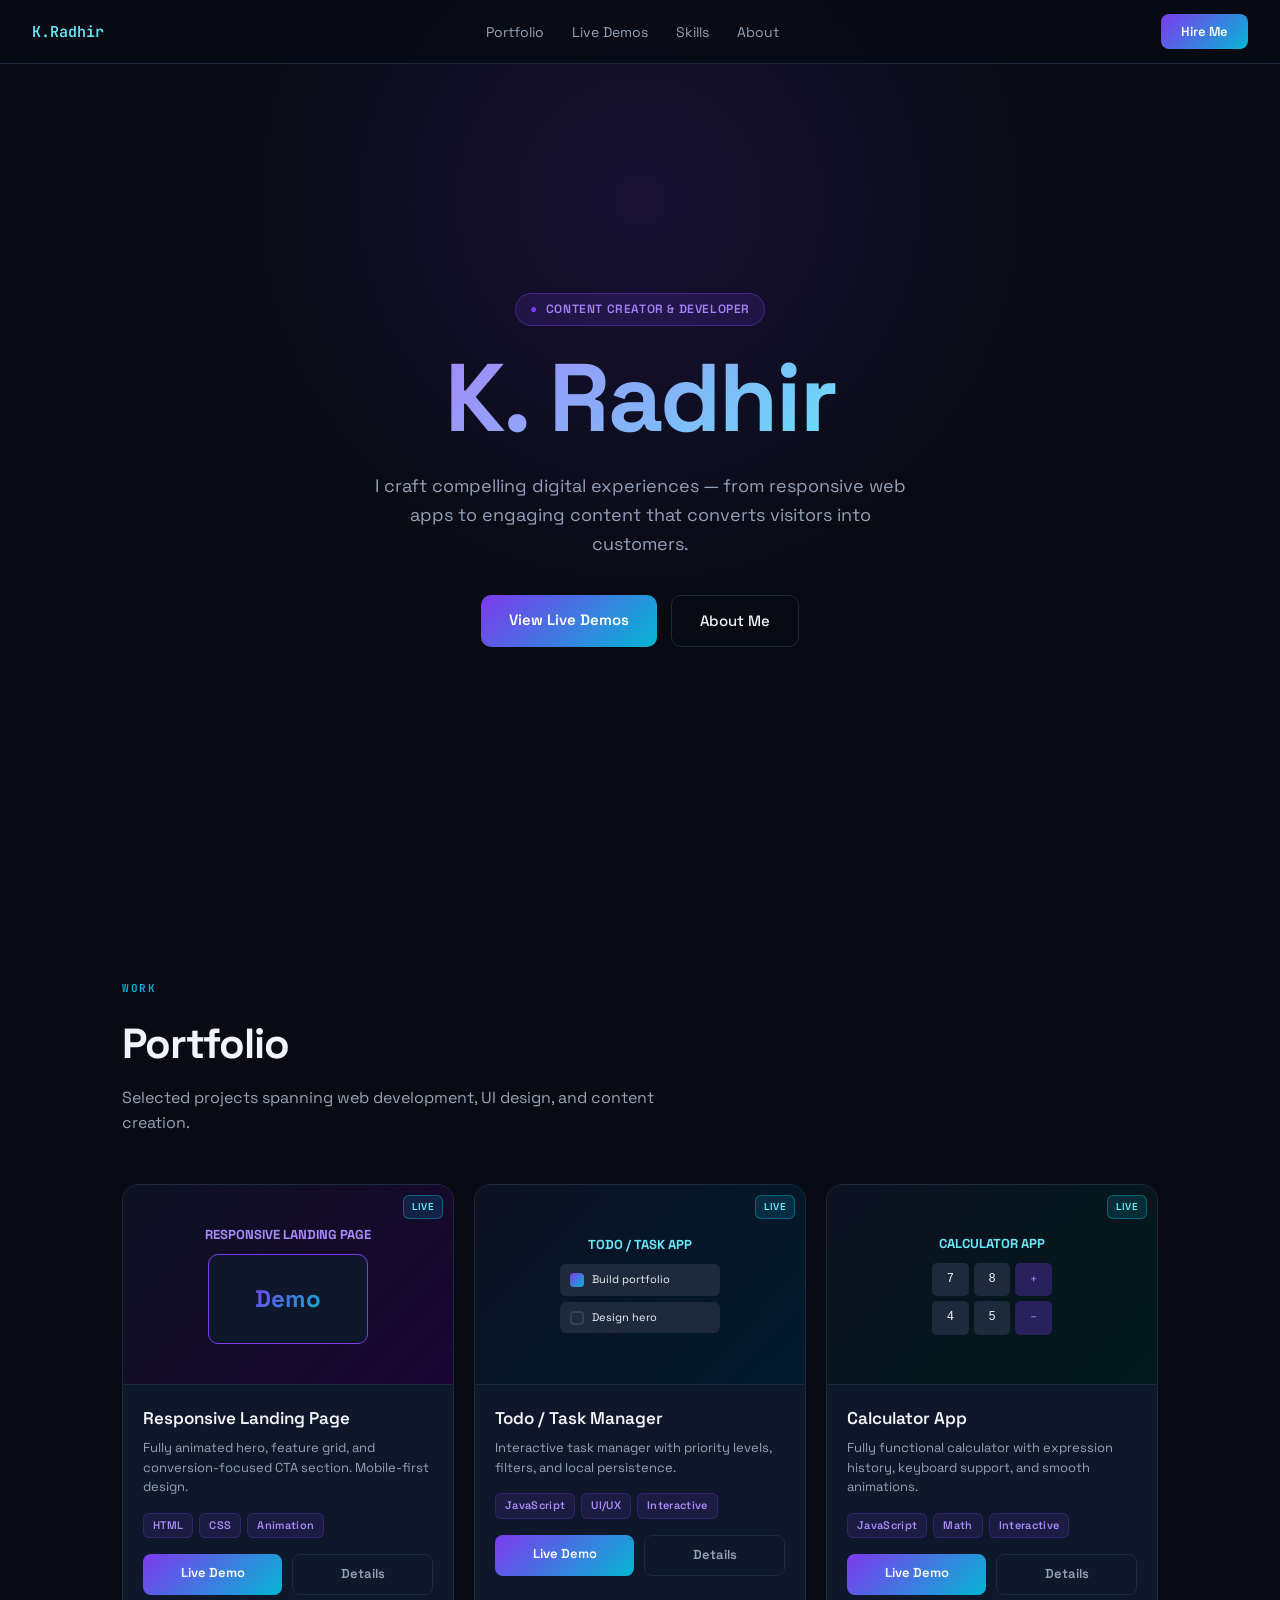
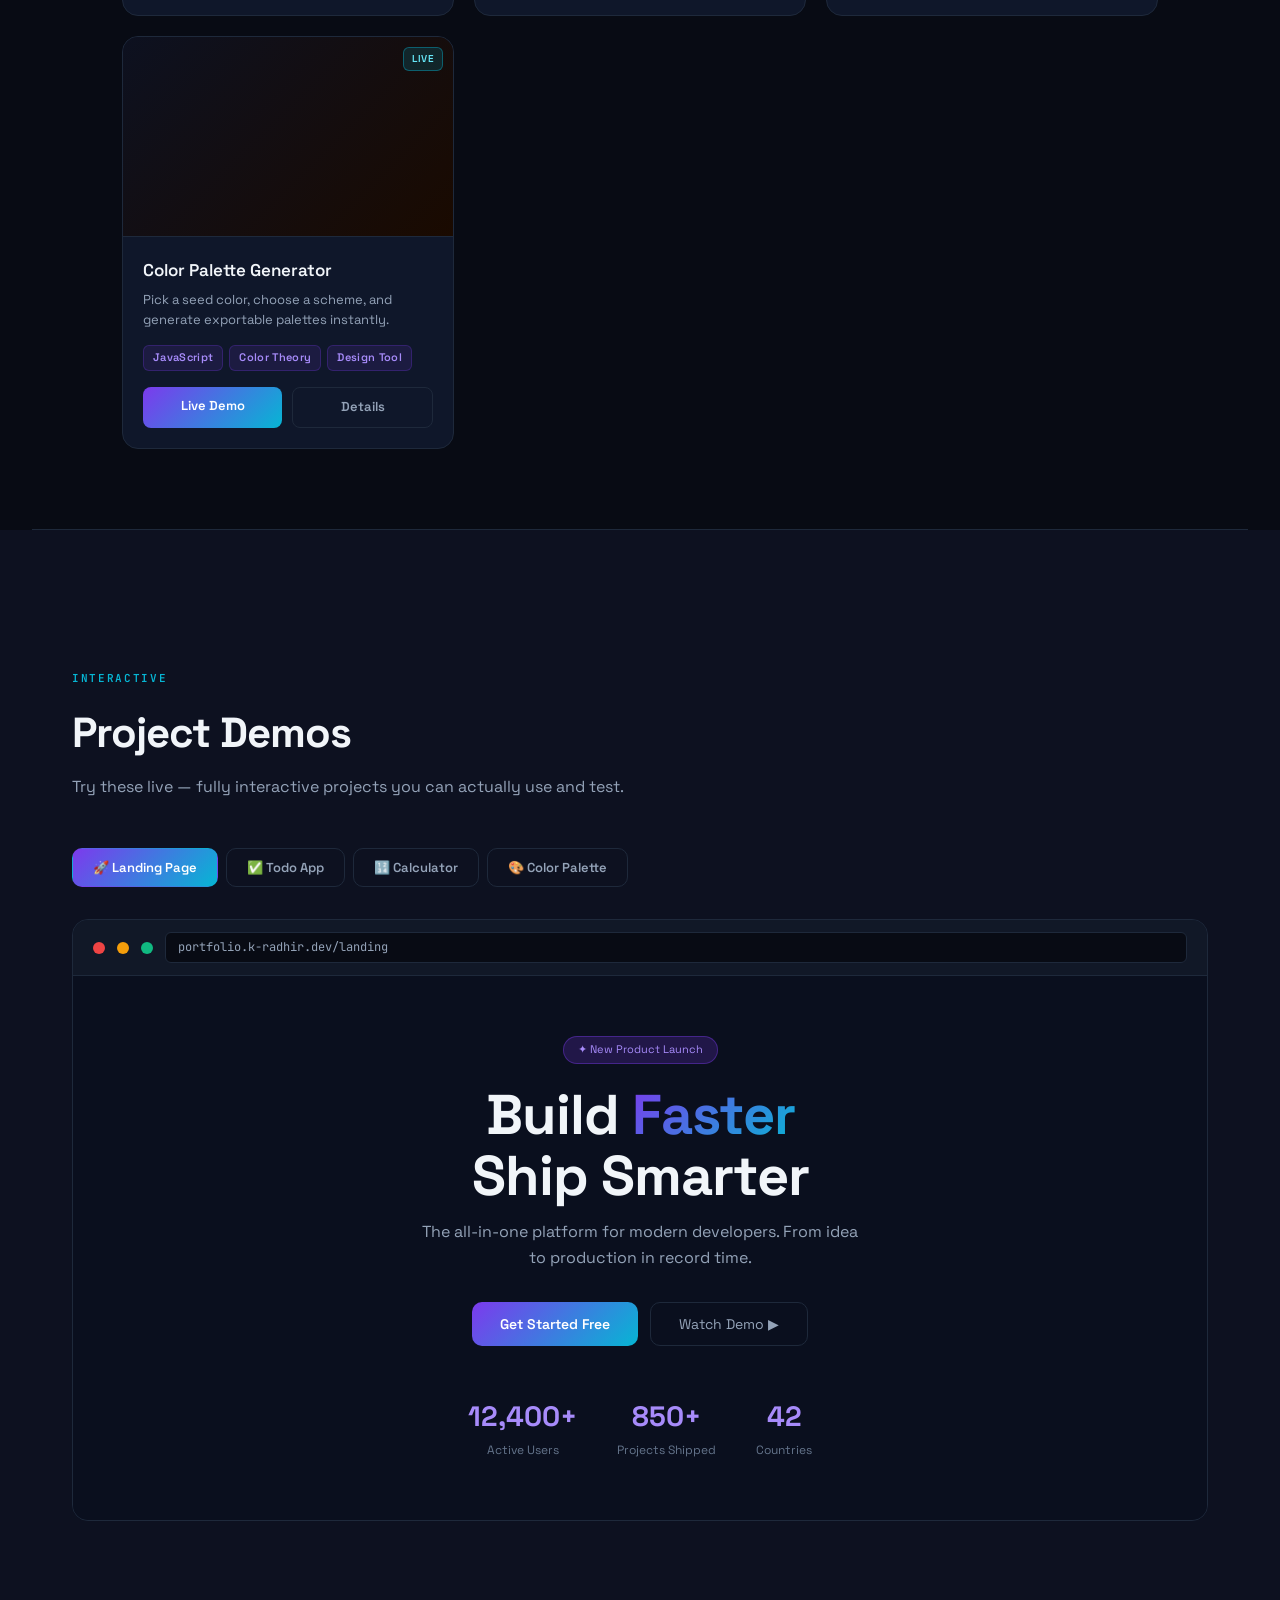
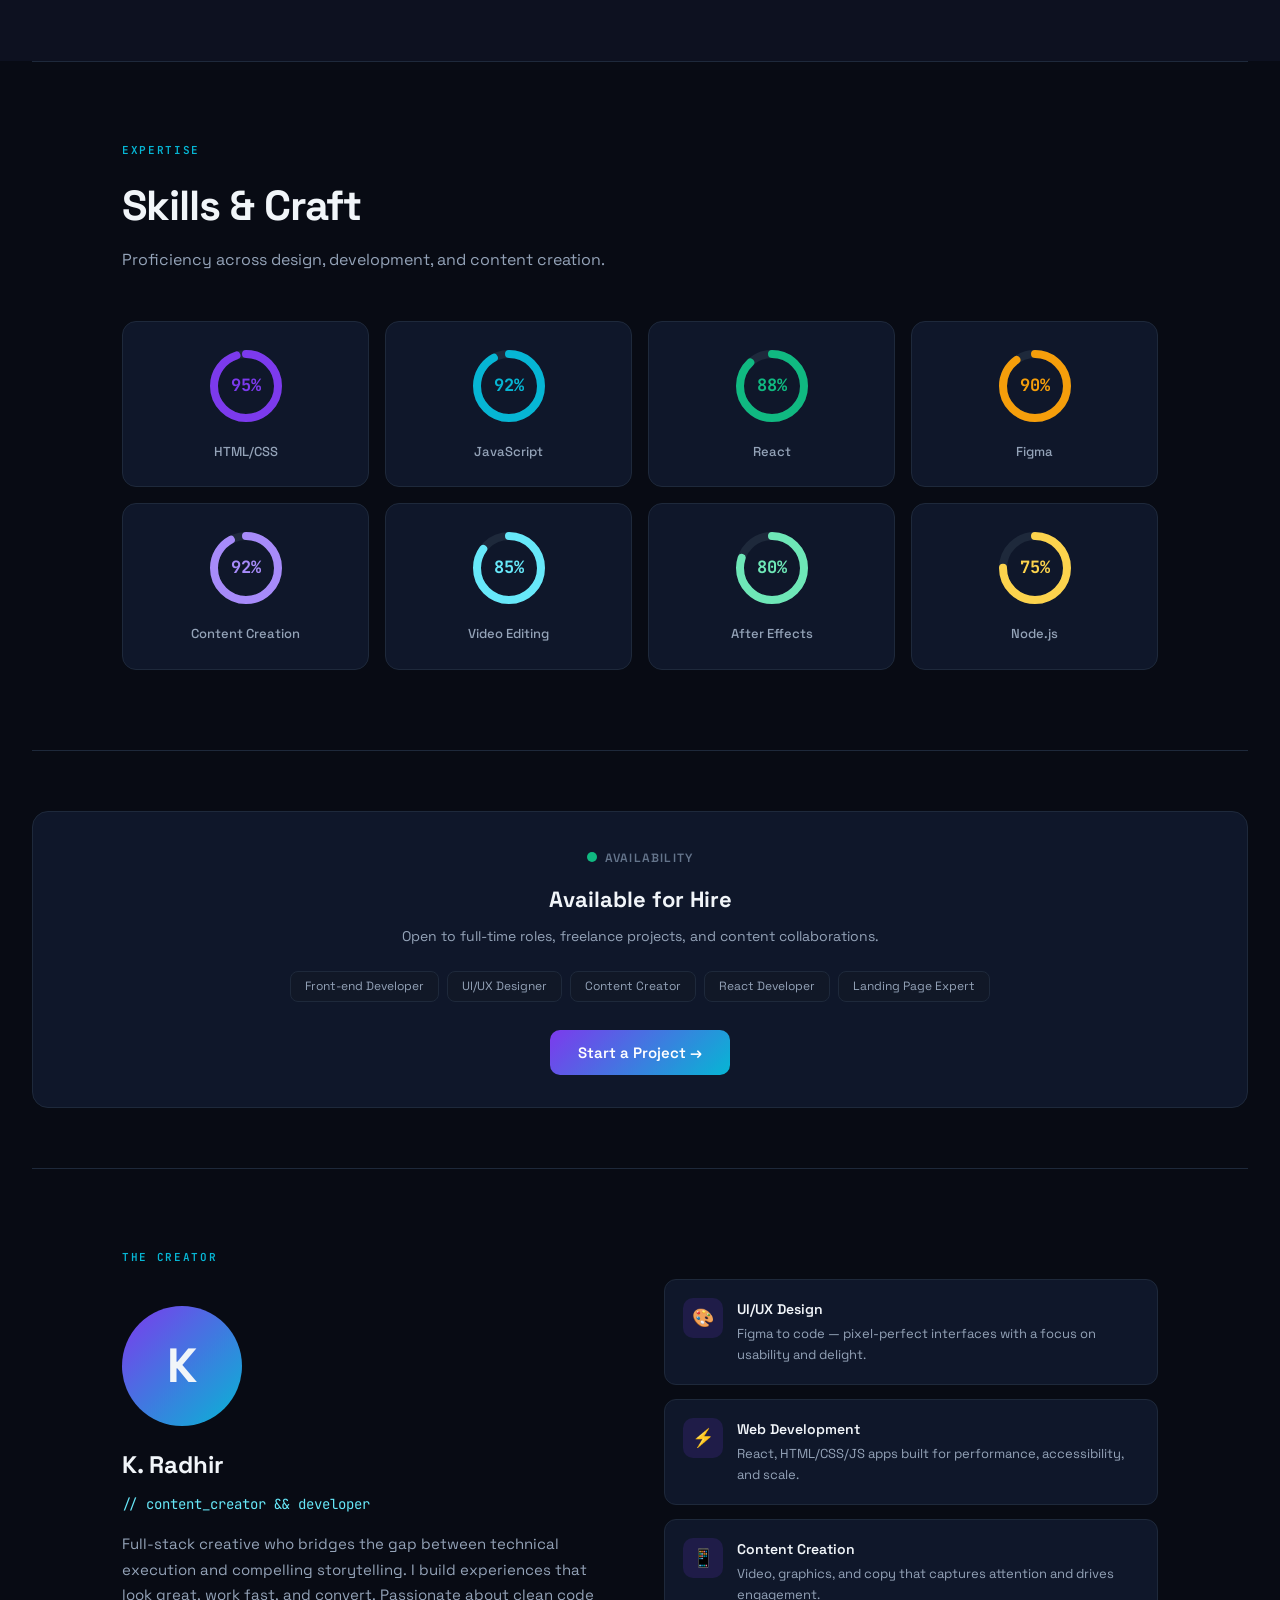
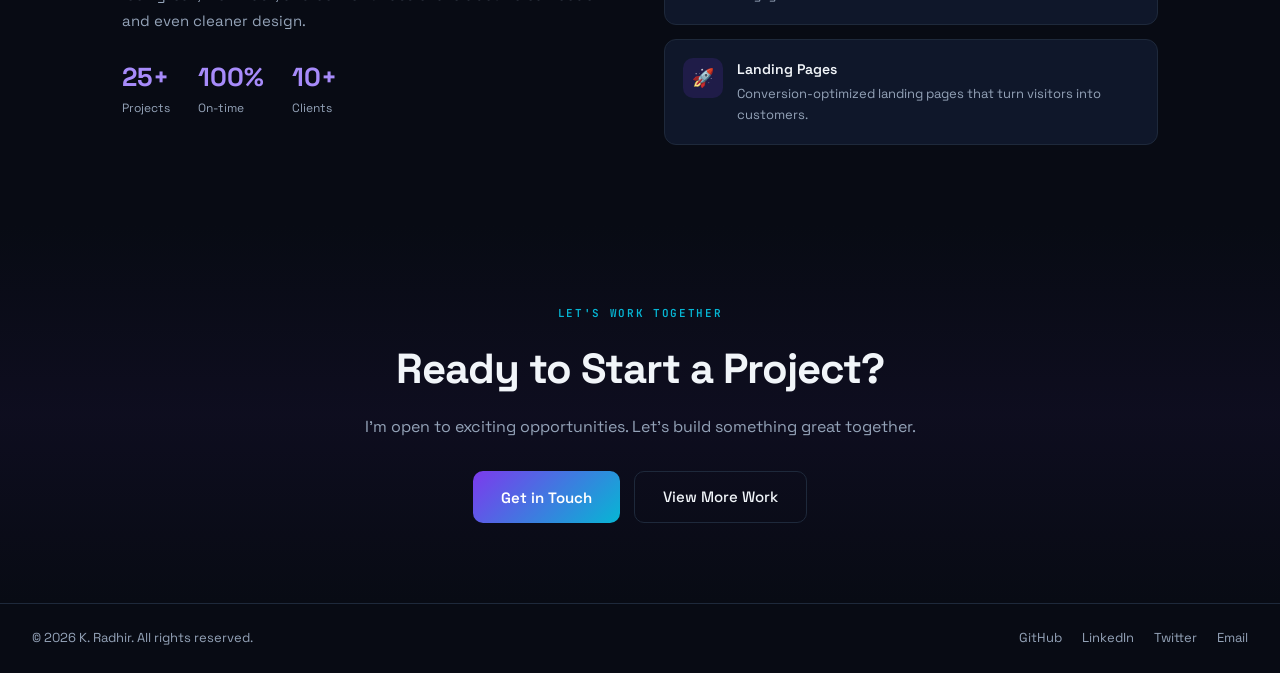
<file: portfolio.html>
<!DOCTYPE html>
<html lang="en">
<head>
<meta charset="UTF-8">
<meta name="viewport" content="width=device-width, initial-scale=1.0">
<title>K. Radhir – Content Creator & Developer</title>
<link href="https://fonts.googleapis.com/css2?family=Space+Grotesk:wght@300;400;500;600;700&family=JetBrains+Mono:wght@400;600&display=swap" rel="stylesheet">
<style>
  :root {
    --bg: #080B14;
    --bg2: #0D1120;
    --bg3: #111827;
    --purple: #7C3AED;
    --purple-light: #A78BFA;
    --cyan: #06B6D4;
    --cyan-light: #67E8F9;
    --green: #10B981;
    --text: #F1F5F9;
    --text-muted: #94A3B8;
    --border: #1E293B;
    --card: #0F172A;
  }
  * { margin:0; padding:0; box-sizing:border-box; }
  html { scroll-behavior: smooth; }
  body {
    background: var(--bg);
    color: var(--text);
    font-family: 'Space Grotesk', sans-serif;
    line-height: 1.6;
    overflow-x: hidden;
  }
  /* NAV */
  nav {
    position: fixed; top: 0; width: 100%; z-index: 100;
    background: rgba(8,11,20,0.85);
    backdrop-filter: blur(12px);
    border-bottom: 1px solid var(--border);
    padding: 14px 32px;
    display: flex; justify-content: space-between; align-items: center;
  }
  .nav-logo {
    font-family: 'JetBrains Mono', monospace;
    font-size: 15px; color: var(--cyan-light); font-weight: 600;
  }
  .nav-links { display: flex; gap: 28px; list-style: none; }
  .nav-links a {
    color: var(--text-muted); text-decoration: none; font-size: 14px;
    transition: color .2s;
  }
  .nav-links a:hover { color: var(--cyan-light); }
  .nav-cta {
    background: linear-gradient(135deg, var(--purple), var(--cyan));
    color: white; border: none; padding: 9px 20px; border-radius: 8px;
    font-size: 13px; font-weight: 600; cursor: pointer; font-family: inherit;
    transition: opacity .2s;
  }
  .nav-cta:hover { opacity: .85; }

  /* HERO */
  .hero {
    min-height: 100vh;
    display: flex; flex-direction: column; justify-content: center; align-items: center;
    text-align: center; padding: 100px 32px 60px;
    position: relative; overflow: hidden;
  }
  .hero::before {
    content: '';
    position: absolute; top: -200px; left: 50%; transform: translateX(-50%);
    width: 800px; height: 800px;
    background: radial-gradient(circle, rgba(124,58,237,.15) 0%, transparent 70%);
    pointer-events: none;
  }
  .hero-badge {
    display: inline-flex; align-items: center; gap: 8px;
    background: rgba(124,58,237,.15); border: 1px solid rgba(124,58,237,.4);
    color: var(--purple-light); font-size: 12px; font-weight: 600;
    padding: 6px 14px; border-radius: 100px; margin-bottom: 24px;
    letter-spacing: .05em; text-transform: uppercase;
  }
  .hero-badge::before { content:'●'; color: var(--purple); animation: pulse 2s infinite; }
  @keyframes pulse { 0%,100%{opacity:1} 50%{opacity:.4} }
  .hero h1 {
    font-size: clamp(48px, 9vw, 96px); font-weight: 700; line-height: 1;
    letter-spacing: -2px; margin-bottom: 10px;
  }
  .hero h1 .grad {
    background: linear-gradient(135deg, var(--purple-light), var(--cyan-light));
    -webkit-background-clip: text; -webkit-text-fill-color: transparent;
    background-clip: text;
  }
  .hero-sub {
    color: var(--text-muted); font-size: clamp(15px, 2.5vw, 18px);
    max-width: 560px; margin: 16px auto 36px;
  }
  .hero-btns { display: flex; gap: 14px; justify-content: center; flex-wrap: wrap; }
  .btn-primary {
    background: linear-gradient(135deg, var(--purple), var(--cyan));
    color: white; padding: 13px 28px; border-radius: 10px;
    font-size: 15px; font-weight: 600; text-decoration: none;
    border: none; cursor: pointer; font-family: inherit; transition: transform .2s, opacity .2s;
  }
  .btn-primary:hover { transform: translateY(-2px); opacity: .9; }
  .btn-ghost {
    background: transparent; color: var(--text);
    border: 1px solid var(--border); padding: 13px 28px; border-radius: 10px;
    font-size: 15px; font-weight: 500; text-decoration: none;
    cursor: pointer; font-family: inherit; transition: border-color .2s, color .2s;
  }
  .btn-ghost:hover { border-color: var(--cyan); color: var(--cyan-light); }

  /* SECTION LABELS */
  .section { padding: 80px 32px; max-width: 1100px; margin: 0 auto; }
  .section-label {
    font-family: 'JetBrains Mono', monospace;
    font-size: 11px; font-weight: 600; letter-spacing: .15em;
    text-transform: uppercase; color: var(--cyan);
    margin-bottom: 12px;
  }
  .section-title {
    font-size: clamp(28px, 4vw, 42px); font-weight: 700; letter-spacing: -1px;
    margin-bottom: 8px;
  }
  .section-desc { color: var(--text-muted); font-size: 16px; max-width: 560px; margin-bottom: 48px; }

  /* PORTFOLIO GRID */
  .portfolio-grid {
    display: grid; grid-template-columns: repeat(auto-fill, minmax(320px, 1fr)); gap: 20px;
  }
  .card {
    background: var(--card); border: 1px solid var(--border);
    border-radius: 16px; overflow: hidden; transition: transform .2s, border-color .2s;
  }
  .card:hover { transform: translateY(-4px); border-color: rgba(124,58,237,.5); }
  .card-preview {
    width: 100%; height: 200px; background: var(--bg3);
    display: flex; align-items: center; justify-content: center;
    position: relative; overflow: hidden;
    border-bottom: 1px solid var(--border);
  }
  .card-preview iframe {
    width: 100%; height: 100%; border: none; pointer-events: none;
    transform-origin: top left;
  }
  .card-preview .preview-label {
    position: absolute; top: 10px; right: 10px;
    background: rgba(6,182,212,.15); border: 1px solid rgba(6,182,212,.4);
    color: var(--cyan-light); font-size: 10px; font-weight: 600;
    padding: 3px 8px; border-radius: 6px; letter-spacing: .05em;
  }
  .card-body { padding: 20px; }
  .card-title { font-size: 17px; font-weight: 600; margin-bottom: 6px; }
  .card-desc { color: var(--text-muted); font-size: 13px; line-height: 1.5; margin-bottom: 16px; }
  .tags { display: flex; gap: 6px; flex-wrap: wrap; margin-bottom: 16px; }
  .tag {
    background: rgba(124,58,237,.12); border: 1px solid rgba(124,58,237,.25);
    color: var(--purple-light); font-size: 11px; font-weight: 600;
    padding: 3px 9px; border-radius: 6px; letter-spacing: .03em;
  }
  .card-actions { display: flex; gap: 10px; }
  .btn-sm {
    flex: 1; padding: 9px; border-radius: 8px;
    font-size: 13px; font-weight: 600; font-family: inherit;
    cursor: pointer; transition: all .2s; text-align: center;
    text-decoration: none; display: block;
  }
  .btn-sm-primary {
    background: linear-gradient(135deg, var(--purple), var(--cyan));
    color: white; border: none;
  }
  .btn-sm-ghost {
    background: transparent; color: var(--text-muted);
    border: 1px solid var(--border);
  }
  .btn-sm-ghost:hover { border-color: var(--cyan); color: var(--cyan-light); }

  /* LIVE DEMO SECTION */
  .demos-section { padding: 60px 0; background: var(--bg2); }
  .demos-section .section { max-width: 1200px; }
  .demo-tabs {
    display: flex; gap: 8px; margin-bottom: 32px; flex-wrap: wrap;
  }
  .demo-tab {
    padding: 10px 20px; border-radius: 10px;
    font-size: 13px; font-weight: 600; font-family: inherit;
    cursor: pointer; border: 1px solid var(--border);
    background: transparent; color: var(--text-muted);
    transition: all .2s;
  }
  .demo-tab.active {
    background: linear-gradient(135deg, var(--purple), var(--cyan));
    color: white; border-color: transparent;
  }
  .demo-frame {
    background: var(--card); border: 1px solid var(--border);
    border-radius: 16px; overflow: hidden;
  }
  .demo-topbar {
    background: var(--bg3); padding: 12px 20px;
    display: flex; align-items: center; gap: 12px;
    border-bottom: 1px solid var(--border);
  }
  .dot { width: 12px; height: 12px; border-radius: 50%; }
  .dot-r { background: #EF4444; }
  .dot-y { background: #F59E0B; }
  .dot-g { background: #10B981; }
  .demo-url {
    flex: 1; background: var(--bg); border: 1px solid var(--border);
    border-radius: 6px; padding: 5px 12px;
    font-family: 'JetBrains Mono', monospace; font-size: 12px; color: var(--text-muted);
  }
  .demo-content { display: none; }
  .demo-content.active { display: block; }

  /* DEMO 1: Landing Page */
  .landing-demo {
    background: #0A0F1E;
    min-height: 500px;
    padding: 60px 40px;
    display: flex; flex-direction: column; align-items: center; justify-content: center;
    text-align: center;
  }
  .ld-badge {
    background: rgba(124,58,237,.2); border: 1px solid rgba(124,58,237,.4);
    color: #A78BFA; font-size: 11px; padding: 4px 14px; border-radius: 20px;
    margin-bottom: 20px; display: inline-block;
  }
  .ld-h1 { font-size: clamp(32px, 5vw, 56px); font-weight: 700; letter-spacing: -1px; margin-bottom: 12px; line-height: 1.1; }
  .ld-grad { background: linear-gradient(135deg,#7C3AED,#06B6D4); -webkit-background-clip:text; -webkit-text-fill-color:transparent; background-clip:text; }
  .ld-sub { color: #94A3B8; font-size: 16px; max-width: 440px; margin: 0 auto 32px; }
  .ld-btns { display: flex; gap: 12px; justify-content: center; flex-wrap: wrap; }
  .ld-btn1 { background: linear-gradient(135deg,#7C3AED,#06B6D4); color:white; border:none; padding:12px 28px; border-radius:10px; font-size:14px; font-weight:600; cursor:pointer; font-family:inherit; }
  .ld-btn2 { background: transparent; color:#94A3B8; border:1px solid #1E293B; padding:12px 28px; border-radius:10px; font-size:14px; cursor:pointer; font-family:inherit; }
  .ld-stats { display: flex; gap: 40px; margin-top: 48px; justify-content: center; }
  .ld-stat-n { font-size: 28px; font-weight: 700; color:#A78BFA; }
  .ld-stat-l { font-size: 12px; color: #64748B; margin-top: 2px; }

  /* DEMO 2: Todo App */
  .todo-demo { background: #0A0F1E; min-height: 500px; padding: 40px; }
  .todo-header { margin-bottom: 28px; }
  .todo-title-row { display: flex; justify-content: space-between; align-items: center; margin-bottom: 8px; }
  .todo-h { font-size: 22px; font-weight: 700; }
  .todo-date { font-size: 13px; color: #64748B; }
  .todo-input-row { display: flex; gap: 10px; margin-bottom: 24px; }
  .todo-input {
    flex: 1; background: #0F172A; border: 1px solid #1E293B;
    color: #F1F5F9; padding: 12px 16px; border-radius: 10px;
    font-size: 14px; font-family: inherit; outline: none;
  }
  .todo-input:focus { border-color: #7C3AED; }
  .todo-add { background: linear-gradient(135deg,#7C3AED,#06B6D4); color:white; border:none; padding:12px 20px; border-radius:10px; font-size:14px; font-weight:600; cursor:pointer; font-family:inherit; white-space:nowrap; }
  .todo-filters { display: flex; gap: 8px; margin-bottom: 20px; }
  .todo-filter { padding: 6px 16px; border-radius: 8px; border: 1px solid #1E293B; background:transparent; color:#64748B; font-size:12px; font-weight:600; cursor:pointer; font-family:inherit; transition:all .2s; }
  .todo-filter.active { background:rgba(124,58,237,.2); border-color:rgba(124,58,237,.4); color:#A78BFA; }
  .todo-list { display: flex; flex-direction: column; gap: 10px; }
  .todo-item {
    background: #0F172A; border: 1px solid #1E293B; border-radius: 12px;
    padding: 14px 16px; display: flex; align-items: center; gap: 12px;
    transition: border-color .2s;
  }
  .todo-item:hover { border-color: #334155; }
  .todo-item.done { opacity: .5; }
  .todo-cb {
    width: 20px; height: 20px; border-radius: 6px;
    border: 2px solid #334155; background: transparent;
    cursor: pointer; display: flex; align-items: center; justify-content: center;
    flex-shrink: 0; transition: all .2s;
  }
  .todo-cb.checked { background: linear-gradient(135deg,#7C3AED,#06B6D4); border-color:transparent; }
  .todo-cb.checked::after { content:'✓'; color:white; font-size:11px; font-weight:700; }
  .todo-text { flex: 1; font-size: 14px; }
  .todo-item.done .todo-text { text-decoration: line-through; color: #475569; }
  .todo-del { background:none; border:none; color:#475569; cursor:pointer; font-size:16px; padding:0 4px; transition:color .2s; }
  .todo-del:hover { color:#EF4444; }
  .todo-priority { font-size: 10px; font-weight: 700; padding: 3px 8px; border-radius: 5px; flex-shrink:0; }
  .p-high { background:rgba(239,68,68,.15); color:#F87171; }
  .p-med  { background:rgba(245,158,11,.15); color:#FCD34D; }
  .p-low  { background:rgba(16,185,129,.15); color:#6EE7B7; }

  /* DEMO 3: Calculator */
  .calc-demo { background: #0A0F1E; min-height: 500px; padding: 40px; display:flex; align-items:center; justify-content:center; }
  .calc-wrap { background: #0F172A; border: 1px solid #1E293B; border-radius: 24px; padding: 28px; width: 320px; }
  .calc-display {
    background: #080B14; border-radius: 16px; padding: 20px 20px 12px;
    text-align: right; margin-bottom: 20px; border: 1px solid #1E293B;
  }
  .calc-expr { color: #64748B; font-size: 14px; min-height: 20px; font-family: 'JetBrains Mono', monospace; }
  .calc-val { font-size: 42px; font-weight: 300; font-family: 'JetBrains Mono', monospace; color: #F1F5F9; margin-top: 4px; word-break: break-all; }
  .calc-btns { display: grid; grid-template-columns: repeat(4,1fr); gap: 10px; }
  .c-btn {
    padding: 18px; border-radius: 12px; border: none;
    font-size: 16px; font-weight: 600; cursor: pointer;
    font-family: 'JetBrains Mono', monospace; transition: all .1s; user-select:none;
  }
  .c-btn:active { transform: scale(.93); }
  .c-num { background: #1E293B; color: #F1F5F9; }
  .c-num:hover { background: #2D3F55; }
  .c-op  { background: rgba(124,58,237,.2); color: #A78BFA; border: 1px solid rgba(124,58,237,.3); }
  .c-op:hover { background: rgba(124,58,237,.35); }
  .c-eq  { background: linear-gradient(135deg,#7C3AED,#06B6D4); color:white; }
  .c-clr { background: rgba(239,68,68,.15); color: #F87171; }
  .c-clr:hover { background: rgba(239,68,68,.25); }
  .c-zero { grid-column: span 2; }

  /* DEMO 4: Color Palette Generator */
  .palette-demo { background: #0A0F1E; min-height: 500px; padding: 40px; }
  .palette-title { font-size: 22px; font-weight: 700; margin-bottom: 6px; }
  .palette-sub { color: #64748B; font-size: 14px; margin-bottom: 28px; }
  .palette-controls { display: flex; gap: 12px; margin-bottom: 28px; align-items: center; flex-wrap: wrap; }
  .palette-seed-row { display:flex; gap:10px; align-items:center; }
  .color-picker-label { font-size: 13px; color: #94A3B8; }
  .color-picker { width: 44px; height: 44px; border-radius: 10px; border: 2px solid #1E293B; cursor: pointer; padding: 2px; background: transparent; }
  .palette-scheme-btns { display:flex; gap:8px; }
  .scheme-btn { padding:8px 14px; border-radius:8px; border:1px solid #1E293B; background:transparent; color:#64748B; font-size:12px; font-weight:600; cursor:pointer; font-family:inherit; transition:all .2s; }
  .scheme-btn.active { background:rgba(124,58,237,.2); border-color:rgba(124,58,237,.4); color:#A78BFA; }
  .palette-gen-btn { margin-left:auto; background:linear-gradient(135deg,#7C3AED,#06B6D4); color:white; border:none; padding:10px 22px; border-radius:10px; font-size:13px; font-weight:600; cursor:pointer; font-family:inherit; }
  .palette-swatches { display: flex; gap: 0; border-radius: 16px; overflow: hidden; margin-bottom: 20px; height: 120px; }
  .swatch { flex: 1; display:flex; align-items:flex-end; justify-content:center; padding-bottom:10px; cursor:pointer; transition: flex .3s; position:relative; }
  .swatch:hover { flex: 1.4; }
  .swatch-hex { font-size:10px; font-weight:700; font-family:'JetBrains Mono',monospace; background:rgba(0,0,0,.5); color:white; padding:3px 7px; border-radius:5px; }
  .palette-list { display: flex; flex-direction:column; gap: 8px; }
  .palette-row { display:flex; align-items:center; gap:14px; background:#0F172A; border:1px solid #1E293B; border-radius:10px; padding:12px 16px; }
  .pl-swatch { width:32px; height:32px; border-radius:8px; flex-shrink:0; }
  .pl-hex { font-family:'JetBrains Mono',monospace; font-size:13px; flex:1; }
  .pl-name { color:#64748B; font-size:12px; flex:1; }
  .pl-copy { background:none; border:1px solid #1E293B; color:#94A3B8; padding:5px 12px; border-radius:7px; font-size:11px; cursor:pointer; font-family:inherit; transition:all .2s; }
  .pl-copy:hover { border-color:#06B6D4; color:#67E8F9; }
  .pl-copy.copied { background:rgba(16,185,129,.15); border-color:#10B981; color:#6EE7B7; }

  /* SKILLS */
  .skills-grid {
    display: grid; grid-template-columns: repeat(auto-fill, minmax(200px, 1fr)); gap: 16px;
  }
  .skill-card {
    background: var(--card); border: 1px solid var(--border); border-radius: 14px; padding: 24px;
    text-align: center;
  }
  .skill-ring {
    width: 80px; height: 80px; margin: 0 auto 16px;
    position: relative;
  }
  .skill-ring svg { transform: rotate(-90deg); }
  .skill-ring-bg { fill: none; stroke: #1E293B; stroke-width: 8; }
  .skill-ring-fill { fill: none; stroke-width: 8; stroke-linecap: round; transition: stroke-dashoffset .8s ease; }
  .skill-pct {
    position: absolute; top: 50%; left: 50%; transform: translate(-50%,-50%);
    font-size: 17px; font-weight: 700; font-family: 'JetBrains Mono', monospace;
  }
  .skill-name { font-size: 13px; color: var(--text-muted); font-weight: 500; }

  /* ABOUT */
  .about-grid { display: grid; grid-template-columns: 1fr 1fr; gap: 48px; align-items: center; }
  @media (max-width: 640px) { .about-grid { grid-template-columns: 1fr; } }
  .about-avatar {
    width: 120px; height: 120px; border-radius: 50%;
    background: linear-gradient(135deg, var(--purple), var(--cyan));
    display: flex; align-items: center; justify-content: center;
    font-size: 48px; font-weight: 700; margin-bottom: 20px;
  }
  .about-name { font-size: 24px; font-weight: 700; margin-bottom: 8px; }
  .about-role { color: var(--cyan-light); font-size: 14px; font-family: 'JetBrains Mono', monospace; margin-bottom: 16px; }
  .about-bio { color: var(--text-muted); font-size: 15px; line-height: 1.7; margin-bottom: 24px; }
  .about-stats { display: flex; gap: 28px; }
  .stat-val { font-size: 26px; font-weight: 700; color: var(--purple-light); }
  .stat-label { font-size: 12px; color: var(--text-muted); }
  .about-services { display: flex; flex-direction: column; gap: 14px; }
  .service-item {
    background: var(--card); border: 1px solid var(--border); border-radius: 12px; padding: 18px;
    display: flex; gap: 14px; align-items: flex-start;
    transition: border-color .2s;
  }
  .service-item:hover { border-color: rgba(124,58,237,.5); }
  .service-icon {
    width: 40px; height: 40px; border-radius: 10px;
    background: rgba(124,58,237,.15); display: flex; align-items: center; justify-content: center;
    font-size: 18px; flex-shrink: 0;
  }
  .service-title { font-size: 14px; font-weight: 600; margin-bottom: 4px; }
  .service-desc { font-size: 13px; color: var(--text-muted); }

  /* AVAILABLE */
  .available-banner {
    background: var(--card); border: 1px solid var(--border); border-radius: 16px; padding: 32px;
    text-align: center; margin: 0 32px;
  }
  .avail-dot { display: inline-block; width: 10px; height: 10px; background: var(--green); border-radius: 50%; margin-right: 8px; animation: pulse 2s infinite; }
  .avail-title { font-size: 22px; font-weight: 700; margin: 12px 0 8px; }
  .avail-desc { color: var(--text-muted); font-size: 14px; margin-bottom: 24px; }
  .avail-skills { display: flex; gap: 8px; flex-wrap: wrap; justify-content: center; margin-bottom: 28px; }
  .avail-skill { background: var(--bg3); border: 1px solid var(--border); color: var(--text-muted); font-size: 12px; padding: 5px 14px; border-radius: 8px; }

  /* CTA */
  .cta-section {
    text-align: center; padding: 80px 32px;
    background: linear-gradient(180deg, var(--bg) 0%, rgba(124,58,237,.05) 50%, var(--bg) 100%);
  }
  .cta-title { font-size: clamp(28px,4vw,42px); font-weight: 700; letter-spacing: -1px; margin-bottom: 12px; }
  .cta-sub { color: var(--text-muted); font-size: 16px; margin-bottom: 32px; }

  /* FOOTER */
  footer {
    border-top: 1px solid var(--border); padding: 24px 32px;
    display: flex; justify-content: space-between; align-items: center; flex-wrap: wrap; gap: 16px;
  }
  .footer-copy { font-size: 13px; color: var(--text-muted); }
  .footer-links { display: flex; gap: 20px; }
  .footer-links a { color: var(--text-muted); font-size: 13px; text-decoration: none; transition: color .2s; }
  .footer-links a:hover { color: var(--cyan-light); }

  /* divider */
  .divider { height: 1px; background: var(--border); margin: 0 32px; }

  /* responsive */
  @media (max-width: 768px) {
    .nav-links { display: none; }
    .portfolio-grid { grid-template-columns: 1fr; }
    .skills-grid { grid-template-columns: repeat(2,1fr); }
    .ld-stats { gap: 24px; }
    .calc-wrap { width: 100%; max-width: 320px; }
    .palette-controls { flex-direction: column; align-items:flex-start; }
    .palette-gen-btn { margin-left: 0; }
  }
  @media (max-width: 480px) {
    nav { padding: 12px 16px; }
    .section { padding: 60px 16px; }
    .available-banner { margin: 0 16px; }
    .demo-tabs { gap: 6px; }
    .demo-tab { font-size: 12px; padding: 8px 14px; }
  }
</style>
</head>
<body>

<!-- NAV -->
<nav>
  <span class="nav-logo">K.Radhir</span>
  <ul class="nav-links">
    <li><a href="#portfolio">Portfolio</a></li>
    <li><a href="#demos">Live Demos</a></li>
    <li><a href="#skills">Skills</a></li>
    <li><a href="#about">About</a></li>
  </ul>
  <button class="nav-cta" onclick="document.getElementById('contact').scrollIntoView({behavior:'smooth'})">Hire Me</button>
</nav>

<!-- HERO -->
<section class="hero">
  <div class="hero-badge">Content Creator &amp; Developer</div>
  <h1><span class="grad">K. Radhir</span></h1>
  <p class="hero-sub">I craft compelling digital experiences — from responsive web apps to engaging content that converts visitors into customers.</p>
  <div class="hero-btns">
    <a href="#demos" class="btn-primary">View Live Demos</a>
    <a href="#about" class="btn-ghost">About Me</a>
  </div>
</section>

<!-- PORTFOLIO GRID -->
<section class="section" id="portfolio">
  <div class="section-label">Work</div>
  <h2 class="section-title">Portfolio</h2>
  <p class="section-desc">Selected projects spanning web development, UI design, and content creation.</p>
  <div class="portfolio-grid">
    <div class="card">
      <div class="card-preview" style="background:linear-gradient(135deg,#0D1120,#1a0533)">
        <div style="text-align:center;padding:20px">
          <div style="font-size:13px;color:#A78BFA;font-weight:700;margin-bottom:8px">RESPONSIVE LANDING PAGE</div>
          <div style="width:160px;height:90px;background:#0F172A;border-radius:10px;margin:0 auto;border:1px solid #7C3AED;display:flex;align-items:center;justify-content:center">
            <div style="font-size:24px;font-weight:700;background:linear-gradient(135deg,#7C3AED,#06B6D4);-webkit-background-clip:text;-webkit-text-fill-color:transparent;background-clip:text">Demo</div>
          </div>
        </div>
        <span class="preview-label">LIVE</span>
      </div>
      <div class="card-body">
        <div class="card-title">Responsive Landing Page</div>
        <div class="card-desc">Fully animated hero, feature grid, and conversion-focused CTA section. Mobile-first design.</div>
        <div class="tags"><span class="tag">HTML</span><span class="tag">CSS</span><span class="tag">Animation</span></div>
        <div class="card-actions">
          <a href="#demo-landing" class="btn-sm btn-sm-primary" onclick="openDemo('landing')">Live Demo</a>
          <a href="#demos" class="btn-sm btn-sm-ghost">Details</a>
        </div>
      </div>
    </div>
    <div class="card">
      <div class="card-preview" style="background:linear-gradient(135deg,#0D1120,#001a2e)">
        <div style="text-align:center;padding:20px">
          <div style="font-size:13px;color:#67E8F9;font-weight:700;margin-bottom:8px">TODO / TASK APP</div>
          <div style="display:flex;flex-direction:column;gap:6px;width:160px;margin:0 auto">
            <div style="background:#1E293B;border-radius:6px;padding:7px 10px;font-size:11px;display:flex;gap:8px;align-items:center"><div style="width:14px;height:14px;border-radius:4px;background:linear-gradient(135deg,#7C3AED,#06B6D4)"></div>Build portfolio</div>
            <div style="background:#1E293B;border-radius:6px;padding:7px 10px;font-size:11px;display:flex;gap:8px;align-items:center"><div style="width:14px;height:14px;border-radius:4px;border:2px solid #334155"></div>Design hero</div>
          </div>
        </div>
        <span class="preview-label">LIVE</span>
      </div>
      <div class="card-body">
        <div class="card-title">Todo / Task Manager</div>
        <div class="card-desc">Interactive task manager with priority levels, filters, and local persistence.</div>
        <div class="tags"><span class="tag">JavaScript</span><span class="tag">UI/UX</span><span class="tag">Interactive</span></div>
        <div class="card-actions">
          <a href="#demos" class="btn-sm btn-sm-primary" onclick="openDemo('todo')">Live Demo</a>
          <a href="#demos" class="btn-sm btn-sm-ghost">Details</a>
        </div>
      </div>
    </div>
    <div class="card">
      <div class="card-preview" style="background:linear-gradient(135deg,#0D1120,#001a1a)">
        <div style="text-align:center;padding:20px">
          <div style="font-size:13px;color:#67E8F9;font-weight:700;margin-bottom:8px">CALCULATOR APP</div>
          <div style="display:grid;grid-template-columns:repeat(3,1fr);gap:5px;width:120px;margin:0 auto">
            <div style="background:#1E293B;border-radius:5px;padding:7px;font-size:12px;text-align:center;font-family:monospace">7</div>
            <div style="background:#1E293B;border-radius:5px;padding:7px;font-size:12px;text-align:center;font-family:monospace">8</div>
            <div style="background:rgba(124,58,237,.3);border-radius:5px;padding:7px;font-size:12px;text-align:center;color:#A78BFA">+</div>
            <div style="background:#1E293B;border-radius:5px;padding:7px;font-size:12px;text-align:center;font-family:monospace">4</div>
            <div style="background:#1E293B;border-radius:5px;padding:7px;font-size:12px;text-align:center;font-family:monospace">5</div>
            <div style="background:rgba(124,58,237,.3);border-radius:5px;padding:7px;font-size:12px;text-align:center;color:#A78BFA">−</div>
          </div>
        </div>
        <span class="preview-label">LIVE</span>
      </div>
      <div class="card-body">
        <div class="card-title">Calculator App</div>
        <div class="card-desc">Fully functional calculator with expression history, keyboard support, and smooth animations.</div>
        <div class="tags"><span class="tag">JavaScript</span><span class="tag">Math</span><span class="tag">Interactive</span></div>
        <div class="card-actions">
          <a href="#demos" class="btn-sm btn-sm-primary" onclick="openDemo('calc')">Live Demo</a>
          <a href="#demos" class="btn-sm btn-sm-ghost">Details</a>
        </div>
      </div>
    </div>
    <div class="card">
      <div class="card-preview" style="background:linear-gradient(135deg,#0D1120,#1a0a00)">
        <div style="display:flex;height:100%;align-items:center;justify-content:center;gap:0">
          <div style="flex:1;height:100%;background:#7C3AED"></div>
          <div style="flex:1;height:100%;background:#06B6D4"></div>
          <div style="flex:1;height:100%;background:#10B981"></div>
          <div style="flex:1;height:100%;background:#F59E0B"></div>
          <div style="flex:1;height:100%;background:#EF4444"></div>
        </div>
        <span class="preview-label">LIVE</span>
      </div>
      <div class="card-body">
        <div class="card-title">Color Palette Generator</div>
        <div class="card-desc">Pick a seed color, choose a scheme, and generate exportable palettes instantly.</div>
        <div class="tags"><span class="tag">JavaScript</span><span class="tag">Color Theory</span><span class="tag">Design Tool</span></div>
        <div class="card-actions">
          <a href="#demos" class="btn-sm btn-sm-primary" onclick="openDemo('palette')">Live Demo</a>
          <a href="#demos" class="btn-sm btn-sm-ghost">Details</a>
        </div>
      </div>
    </div>
  </div>
</section>

<div class="divider"></div>

<!-- LIVE DEMOS -->
<div class="demos-section" id="demos">
  <div class="section">
    <div class="section-label">Interactive</div>
    <h2 class="section-title">Project Demos</h2>
    <p class="section-desc">Try these live — fully interactive projects you can actually use and test.</p>

    <div class="demo-tabs">
      <button class="demo-tab active" onclick="openDemo('landing')">🚀 Landing Page</button>
      <button class="demo-tab" onclick="openDemo('todo')">✅ Todo App</button>
      <button class="demo-tab" onclick="openDemo('calc')">🔢 Calculator</button>
      <button class="demo-tab" onclick="openDemo('palette')">🎨 Color Palette</button>
    </div>

    <div class="demo-frame">
      <div class="demo-topbar">
        <div class="dot dot-r"></div>
        <div class="dot dot-y"></div>
        <div class="dot dot-g"></div>
        <div class="demo-url" id="demoUrl">portfolio.k-radhir.dev/landing</div>
      </div>

      <!-- DEMO: Landing Page -->
      <div class="demo-content active" id="demo-landing">
        <div class="landing-demo">
          <div class="ld-badge">✦ New Product Launch</div>
          <h2 class="ld-h1">Build <span class="ld-grad">Faster</span><br>Ship Smarter</h2>
          <p class="ld-sub">The all-in-one platform for modern developers. From idea to production in record time.</p>
          <div class="ld-btns">
            <button class="ld-btn1" onclick="this.textContent='🎉 Started!';setTimeout(()=>this.textContent='Get Started Free',2000)">Get Started Free</button>
            <button class="ld-btn2" onclick="alert('▶ Video demo would play here')">Watch Demo ▶</button>
          </div>
          <div class="ld-stats">
            <div><div class="ld-stat-n" id="ldN1">0</div><div class="ld-stat-l">Active Users</div></div>
            <div><div class="ld-stat-n" id="ldN2">0</div><div class="ld-stat-l">Projects Shipped</div></div>
            <div><div class="ld-stat-n" id="ldN3">0</div><div class="ld-stat-l">Countries</div></div>
          </div>
        </div>
      </div>

      <!-- DEMO: Todo -->
      <div class="demo-content" id="demo-todo">
        <div class="todo-demo">
          <div class="todo-header">
            <div class="todo-title-row">
              <span class="todo-h">My Tasks</span>
              <span class="todo-date" id="todoDate"></span>
            </div>
          </div>
          <div class="todo-input-row">
            <input class="todo-input" id="todoInput" placeholder="Add a new task..." onkeydown="if(event.key==='Enter')addTodo()">
            <select id="todoPriority" style="background:#0F172A;border:1px solid #1E293B;color:#94A3B8;padding:12px;border-radius:10px;font-family:inherit;font-size:13px;cursor:pointer;outline:none">
              <option value="high">🔴 High</option>
              <option value="med" selected>🟡 Med</option>
              <option value="low">🟢 Low</option>
            </select>
            <button class="todo-add" onclick="addTodo()">+ Add</button>
          </div>
          <div class="todo-filters">
            <button class="todo-filter active" onclick="filterTodos('all',this)">All</button>
            <button class="todo-filter" onclick="filterTodos('active',this)">Active</button>
            <button class="todo-filter" onclick="filterTodos('done',this)">Done</button>
          </div>
          <div class="todo-list" id="todoList"></div>
        </div>
      </div>

      <!-- DEMO: Calculator -->
      <div class="demo-content" id="demo-calc">
        <div class="calc-demo">
          <div class="calc-wrap">
            <div class="calc-display">
              <div class="calc-expr" id="calcExpr"></div>
              <div class="calc-val" id="calcVal">0</div>
            </div>
            <div class="calc-btns">
              <button class="c-btn c-clr" onclick="calcAction('C')">C</button>
              <button class="c-btn c-clr" onclick="calcAction('±')">±</button>
              <button class="c-btn c-clr" onclick="calcAction('%')">%</button>
              <button class="c-btn c-op"  onclick="calcAction('÷')">÷</button>
              <button class="c-btn c-num" onclick="calcAction('7')">7</button>
              <button class="c-btn c-num" onclick="calcAction('8')">8</button>
              <button class="c-btn c-num" onclick="calcAction('9')">9</button>
              <button class="c-btn c-op"  onclick="calcAction('×')">×</button>
              <button class="c-btn c-num" onclick="calcAction('4')">4</button>
              <button class="c-btn c-num" onclick="calcAction('5')">5</button>
              <button class="c-btn c-num" onclick="calcAction('6')">6</button>
              <button class="c-btn c-op"  onclick="calcAction('−')">−</button>
              <button class="c-btn c-num" onclick="calcAction('1')">1</button>
              <button class="c-btn c-num" onclick="calcAction('2')">2</button>
              <button class="c-btn c-num" onclick="calcAction('3')">3</button>
              <button class="c-btn c-op"  onclick="calcAction('+')">+</button>
              <button class="c-btn c-num c-zero" onclick="calcAction('0')">0</button>
              <button class="c-btn c-num" onclick="calcAction('.')">.</button>
              <button class="c-btn c-eq"  onclick="calcAction('=')">=</button>
            </div>
          </div>
        </div>
      </div>

      <!-- DEMO: Color Palette -->
      <div class="demo-content" id="demo-palette">
        <div class="palette-demo">
          <div class="palette-title">Color Palette Generator</div>
          <div class="palette-sub">Pick a color, choose a scheme, generate your palette.</div>
          <div class="palette-controls">
            <div class="palette-seed-row">
              <span class="color-picker-label">Seed:</span>
              <input type="color" class="color-picker" id="seedColor" value="#7C3AED" oninput="generatePalette()">
            </div>
            <div class="palette-scheme-btns">
              <button class="scheme-btn active" onclick="setScheme('analogous',this)">Analogous</button>
              <button class="scheme-btn" onclick="setScheme('complementary',this)">Complementary</button>
              <button class="scheme-btn" onclick="setScheme('triadic',this)">Triadic</button>
              <button class="scheme-btn" onclick="setScheme('monochromatic',this)">Mono</button>
            </div>
            <button class="palette-gen-btn" onclick="generatePalette()">↻ Randomize</button>
          </div>
          <div class="palette-swatches" id="paletteSwatch"></div>
          <div class="palette-list" id="paletteList"></div>
        </div>
      </div>
    </div>
  </div>
</div>

<div class="divider"></div>

<!-- SKILLS -->
<section class="section" id="skills">
  <div class="section-label">Expertise</div>
  <h2 class="section-title">Skills &amp; Craft</h2>
  <p class="section-desc">Proficiency across design, development, and content creation.</p>
  <div class="skills-grid" id="skillsGrid"></div>
</section>

<div class="divider"></div>

<!-- AVAILABLE -->
<div style="padding: 60px 0" id="contact">
  <div class="available-banner">
    <div><span class="avail-dot"></span><span style="font-size:12px;color:#64748B;font-weight:600;letter-spacing:.1em">AVAILABILITY</span></div>
    <div class="avail-title">Available for Hire</div>
    <div class="avail-desc">Open to full-time roles, freelance projects, and content collaborations.</div>
    <div class="avail-skills">
      <span class="avail-skill">Front-end Developer</span>
      <span class="avail-skill">UI/UX Designer</span>
      <span class="avail-skill">Content Creator</span>
      <span class="avail-skill">React Developer</span>
      <span class="avail-skill">Landing Page Expert</span>
    </div>
    <button class="btn-primary" onclick="window.location='mailto:radhir@example.com'">Start a Project →</button>
  </div>
</div>

<div class="divider"></div>

<!-- ABOUT -->
<section class="section" id="about">
  <div class="section-label">The Creator</div>
  <div class="about-grid">
    <div>
      <div class="about-avatar">K</div>
      <div class="about-name">K. Radhir</div>
      <div class="about-role">// content_creator && developer</div>
      <div class="about-bio">Full-stack creative who bridges the gap between technical execution and compelling storytelling. I build experiences that look great, work fast, and convert. Passionate about clean code and even cleaner design.</div>
      <div class="about-stats">
        <div><div class="stat-val">25+</div><div class="stat-label">Projects</div></div>
        <div><div class="stat-val">100%</div><div class="stat-label">On-time</div></div>
        <div><div class="stat-val">10+</div><div class="stat-label">Clients</div></div>
      </div>
    </div>
    <div class="about-services">
      <div class="service-item">
        <div class="service-icon">🎨</div>
        <div>
          <div class="service-title">UI/UX Design</div>
          <div class="service-desc">Figma to code — pixel-perfect interfaces with a focus on usability and delight.</div>
        </div>
      </div>
      <div class="service-item">
        <div class="service-icon">⚡</div>
        <div>
          <div class="service-title">Web Development</div>
          <div class="service-desc">React, HTML/CSS/JS apps built for performance, accessibility, and scale.</div>
        </div>
      </div>
      <div class="service-item">
        <div class="service-icon">📱</div>
        <div>
          <div class="service-title">Content Creation</div>
          <div class="service-desc">Video, graphics, and copy that captures attention and drives engagement.</div>
        </div>
      </div>
      <div class="service-item">
        <div class="service-icon">🚀</div>
        <div>
          <div class="service-title">Landing Pages</div>
          <div class="service-desc">Conversion-optimized landing pages that turn visitors into customers.</div>
        </div>
      </div>
    </div>
  </div>
</section>

<!-- CTA -->
<div class="cta-section">
  <div class="section-label" style="text-align:center">Let's Work Together</div>
  <h2 class="cta-title">Ready to Start a Project?</h2>
  <p class="cta-sub">I'm open to exciting opportunities. Let's build something great together.</p>
  <div class="hero-btns">
    <button class="btn-primary" onclick="window.location='mailto:radhir@example.com'">Get in Touch</button>
    <a href="#demos" class="btn-ghost">View More Work</a>
  </div>
</div>

<footer>
  <div class="footer-copy">© 2026 K. Radhir. All rights reserved.</div>
  <div class="footer-links">
    <a href="#">GitHub</a>
    <a href="#">LinkedIn</a>
    <a href="#">Twitter</a>
    <a href="#">Email</a>
  </div>
</footer>

<script>
// ─── DEMO SWITCHER ───────────────────────────────────────────────
const demoUrls = {
  landing: 'portfolio.k-radhir.dev/landing',
  todo:    'portfolio.k-radhir.dev/todo-app',
  calc:    'portfolio.k-radhir.dev/calculator',
  palette: 'portfolio.k-radhir.dev/palette-gen'
};
function openDemo(id) {
  document.querySelectorAll('.demo-content').forEach(d => d.classList.remove('active'));
  document.querySelectorAll('.demo-tab').forEach(t => t.classList.remove('active'));
  document.getElementById('demo-' + id).classList.add('active');
  document.getElementById('demoUrl').textContent = demoUrls[id];
  const tabs = document.querySelectorAll('.demo-tab');
  const map = {landing:0, todo:1, calc:2, palette:3};
  tabs[map[id]].classList.add('active');
  document.getElementById('demos').scrollIntoView({behavior:'smooth'});
  if (id === 'landing') animateCounters();
  if (id === 'palette') generatePalette();
}

// ─── LANDING COUNTER ANIM ────────────────────────────────────────
let countersRan = false;
function animateCounters() {
  if (countersRan) return; countersRan = true;
  const targets = [{id:'ldN1', end:12400, suffix:'+'}, {id:'ldN2', end:850, suffix:'+'}, {id:'ldN3', end:42, suffix:''}];
  targets.forEach(t => {
    let cur = 0;
    const step = Math.ceil(t.end / 60);
    const el = document.getElementById(t.id);
    const iv = setInterval(() => {
      cur = Math.min(cur + step, t.end);
      el.textContent = cur.toLocaleString() + t.suffix;
      if (cur >= t.end) clearInterval(iv);
    }, 20);
  });
}
window.addEventListener('load', () => { if (document.getElementById('demo-landing').classList.contains('active')) animateCounters(); });

// ─── TODO APP ────────────────────────────────────────────────────
let todos = [
  {id:1, text:'Design portfolio hero section', priority:'high', done:false},
  {id:2, text:'Build responsive landing page', priority:'high', done:true},
  {id:3, text:'Write project descriptions', priority:'med', done:false},
  {id:4, text:'Add live demos', priority:'med', done:false},
  {id:5, text:'Test on mobile devices', priority:'low', done:false},
];
let todoFilter = 'all';
let nextId = 6;

document.getElementById('todoDate').textContent = new Date().toLocaleDateString('en-US',{weekday:'long',month:'short',day:'numeric'});

function renderTodos() {
  const list = document.getElementById('todoList');
  const visible = todos.filter(t => {
    if (todoFilter === 'active') return !t.done;
    if (todoFilter === 'done') return t.done;
    return true;
  });
  if (!visible.length) { list.innerHTML = '<div style="text-align:center;color:#475569;padding:24px;font-size:14px">No tasks here ✨</div>'; return; }
  list.innerHTML = visible.map(t => `
    <div class="todo-item ${t.done?'done':''}" id="ti-${t.id}">
      <div class="todo-cb ${t.done?'checked':''}" onclick="toggleTodo(${t.id})"></div>
      <span class="todo-text">${t.text}</span>
      <span class="todo-priority ${t.priority==='high'?'p-high':t.priority==='med'?'p-med':'p-low'}">${t.priority.toUpperCase()}</span>
      <button class="todo-del" onclick="deleteTodo(${t.id})">✕</button>
    </div>
  `).join('');
}
function addTodo() {
  const inp = document.getElementById('todoInput');
  const text = inp.value.trim();
  if (!text) return;
  todos.unshift({id:nextId++, text, priority:document.getElementById('todoPriority').value, done:false});
  inp.value = '';
  renderTodos();
}
function toggleTodo(id) { const t = todos.find(t=>t.id===id); if(t) { t.done = !t.done; renderTodos(); } }
function deleteTodo(id) { todos = todos.filter(t=>t.id!==id); renderTodos(); }
function filterTodos(f, btn) {
  todoFilter = f;
  document.querySelectorAll('.todo-filter').forEach(b=>b.classList.remove('active'));
  btn.classList.add('active');
  renderTodos();
}
renderTodos();

// ─── CALCULATOR ──────────────────────────────────────────────────
let calcState = { val:'0', expr:'', op:null, prev:null, newNum:true };
function calcAction(k) {
  const s = calcState;
  if (k === 'C') { Object.assign(s, {val:'0',expr:'',op:null,prev:null,newNum:true}); }
  else if (k === '±') { s.val = s.val.startsWith('-') ? s.val.slice(1) : '-' + s.val; }
  else if (k === '%') { s.val = String(parseFloat(s.val)/100); }
  else if ('0123456789.'.includes(k)) {
    if (s.newNum) { s.val = k === '.' ? '0.' : k; s.newNum = false; }
    else {
      if (k==='.' && s.val.includes('.')) return;
      s.val = s.val==='0' && k!=='.' ? k : s.val + k;
    }
  } else if (['+','−','×','÷'].includes(k)) {
    if (s.op && !s.newNum) { doCalc(); }
    s.prev = parseFloat(s.val); s.op = k; s.newNum = true;
    s.expr = s.val + ' ' + k;
  } else if (k === '=') {
    if (!s.op) return;
    const res = doCalc(true);
    s.expr = s.prev + ' ' + s.op + ' ' + s.val + ' =';
    s.val = String(res); s.op = null; s.newNum = true;
  }
  document.getElementById('calcVal').textContent = parseFloat(s.val).toLocaleString('en',{maximumFractionDigits:8});
  document.getElementById('calcExpr').textContent = s.expr;
}
function doCalc(ret) {
  const s = calcState; const a = s.prev, b = parseFloat(s.val);
  let r;
  if (s.op==='+') r=a+b; else if (s.op==='−') r=a-b;
  else if (s.op==='×') r=a*b; else if (s.op==='÷') r=b!==0?a/b:0;
  if (ret) return r;
  s.val = String(r); s.prev = r; s.newNum = true;
  document.getElementById('calcVal').textContent = parseFloat(s.val).toLocaleString('en',{maximumFractionDigits:8});
}
document.addEventListener('keydown', e => {
  if (!document.getElementById('demo-calc').classList.contains('active')) return;
  const map = {'0':'0','1':'1','2':'2','3':'3','4':'4','5':'5','6':'6','7':'7','8':'8','9':'9','.':'.','+':'+','-':'−','*':'×','/':'÷','Enter':'=','Backspace':'C','Escape':'C'};
  if (map[e.key]) { e.preventDefault(); calcAction(map[e.key]); }
});

// ─── COLOR PALETTE ───────────────────────────────────────────────
let currentScheme = 'analogous';
const colorNames = ['Royal Violet','Ocean Cyan','Emerald Green','Amber Gold','Crimson Red','Sapphire Blue','Magenta Pink','Lime Zest'];
function hexToHsl(hex) {
  let r = parseInt(hex.slice(1,3),16)/255, g = parseInt(hex.slice(3,5),16)/255, b = parseInt(hex.slice(5,7),16)/255;
  const max=Math.max(r,g,b), min=Math.min(r,g,b); let h,s,l=(max+min)/2;
  if(max===min){h=s=0;}else{const d=max-min;s=l>.5?d/(2-max-min):d/(max+min);switch(max){case r:h=((g-b)/d+(g<b?6:0))/6;break;case g:h=((b-r)/d+2)/6;break;case b:h=((r-g)/d+4)/6;break;}}
  return [h*360,s*100,l*100];
}
function hslToHex(h,s,l) {
  h/=360;s/=100;l/=100;
  let r,g,b;
  if(!s){r=g=b=l;}else{const q=l<.5?l*(1+s):l+s-l*s,p=2*l-q;r=hue(p,q,h+1/3);g=hue(p,q,h);b=hue(p,q,h-1/3);}
  return '#'+[r,g,b].map(v=>Math.round(v*255).toString(16).padStart(2,'0')).join('');
}
function hue(p,q,t){if(t<0)t++;if(t>1)t--;if(t<1/6)return p+(q-p)*6*t;if(t<1/2)return q;if(t<2/3)return p+(q-p)*(2/3-t)*6;return p;}
function setScheme(s,btn){currentScheme=s;document.querySelectorAll('.scheme-btn').forEach(b=>b.classList.remove('active'));btn.classList.add('active');generatePalette();}
function generatePalette() {
  const seed = document.getElementById('seedColor').value;
  const [h,s,l] = hexToHsl(seed);
  let colors;
  if (currentScheme==='analogous') colors = [hslToHex(h,s,l),hslToHex((h+30)%360,s,l),hslToHex((h+60)%360,s,l),hslToHex((h-30+360)%360,s,l),hslToHex((h+15)%360,s*.8,l*1.1)];
  else if (currentScheme==='complementary') colors = [hslToHex(h,s,l),hslToHex((h+180)%360,s,l),hslToHex(h,s*.7,l+15),hslToHex((h+180)%360,s*.7,l+15),hslToHex(h,s*.4,70)];
  else if (currentScheme==='triadic') colors = [hslToHex(h,s,l),hslToHex((h+120)%360,s,l),hslToHex((h+240)%360,s,l),hslToHex(h,s*.6,l+10),hslToHex((h+120)%360,s*.6,l+10)];
  else colors = [hslToHex(h,s,20),hslToHex(h,s,35),hslToHex(h,s,50),hslToHex(h,s,65),hslToHex(h,s,80)];

  const sw = document.getElementById('paletteSwatch');
  sw.innerHTML = colors.map(c=>`<div class="swatch" style="background:${c}" onclick="copyHex('${c}',this)"><span class="swatch-hex">${c}</span></div>`).join('');
  const pl = document.getElementById('paletteList');
  pl.innerHTML = colors.map((c,i)=>`<div class="palette-row"><div class="pl-swatch" style="background:${c}"></div><span class="pl-hex">${c.toUpperCase()}</span><span class="pl-name">${colorNames[i]||'Color '+(i+1)}</span><button class="pl-copy" onclick="copyHex('${c}',this)">Copy</button></div>`).join('');
}
function copyHex(hex,el){
  navigator.clipboard.writeText(hex).catch(()=>{});
  const orig=el.textContent; el.textContent='Copied!'; el.classList.add('copied');
  setTimeout(()=>{el.textContent=orig;el.classList.remove('copied');},1500);
}
generatePalette();

// ─── SKILLS RINGS ────────────────────────────────────────────────
const skills = [
  {name:'HTML/CSS', pct:95, color:'#7C3AED'},
  {name:'JavaScript', pct:92, color:'#06B6D4'},
  {name:'React', pct:88, color:'#10B981'},
  {name:'Figma', pct:90, color:'#F59E0B'},
  {name:'Content Creation', pct:92, color:'#A78BFA'},
  {name:'Video Editing', pct:85, color:'#67E8F9'},
  {name:'After Effects', pct:80, color:'#6EE7B7'},
  {name:'Node.js', pct:75, color:'#FCD34D'},
];
const R = 32, C = 2*Math.PI*R;
document.getElementById('skillsGrid').innerHTML = skills.map(s => `
  <div class="skill-card">
    <div class="skill-ring">
      <svg viewBox="0 0 80 80" width="80" height="80">
        <circle class="skill-ring-bg" cx="40" cy="40" r="${R}"/>
        <circle class="skill-ring-fill" cx="40" cy="40" r="${R}" stroke="${s.color}"
          stroke-dasharray="${C}" stroke-dashoffset="${C - (s.pct/100)*C}"/>
      </svg>
      <div class="skill-pct" style="color:${s.color}">${s.pct}%</div>
    </div>
    <div class="skill-name">${s.name}</div>
  </div>
`).join('');
</script>
</body>
</html>
</file>
<file: style.css>
/* --- SYSTEM ARCHITECTURE VARIABLES --- */
:root {
    --bg-dark-mainframe: #050508;
    --bg-card-glass: rgba(10, 10, 18, 0.75);
    --border-cyber-glow: rgba(0, 242, 254, 0.2);
    --neon-cyan: #00f2fe;
    --neon-pink: #fe019a;
    --neon-purple: #9d00ff;
    --text-primary: #f1f5f9;
    --text-muted: #94a3b8;
    --font-heading: 'Orbitron', sans-serif;
    --font-body: 'Rajdhani', sans-serif;
    --transition-hyper: all 0.35s cubic-bezier(0.16, 1, 0.3, 1);
}

* {
    margin: 0;
    padding: 0;
    box-sizing: border-box;
    scroll-behavior: smooth;
}

body.cyber-theme {
    background-color: var(--bg-dark-mainframe);
    color: var(--text-primary);
    font-family: var(--font-body);
    font-size: 1.2rem;
    overflow-x: hidden;
}

/* --- BACKGROUND AND ENGINE CANVASES --- */
#matrixCanvas {
    position: fixed;
    top: 0;
    left: 0;
    width: 100vw;
    height: 100vh;
    z-index: -2;
    pointer-events: none;
    opacity: 0.12;
}

/* --- NAVIGATION TERMINAL --- */
.cyber-navbar {
    position: fixed;
    top: 0;
    left: 0;
    width: 100%;
    padding: 20px 6%;
    background: rgba(5, 5, 8, 0.9);
    backdrop-filter: blur(10px);
    border-bottom: 1px solid var(--border-cyber-glow);
    display: flex;
    justify-content: space-between;
    align-items: center;
    z-index: 999;
}

.nav-logo a { font-family: var(--font-heading); font-weight: 900; color: #fff; text-decoration: none; }
.nav-logo a span { color: var(--neon-pink); }
.nav-menu { display: flex; gap: 25px; }
.menu-item { text-decoration: none; color: var(--text-muted); font-family: var(--font-heading); font-size: 0.85rem; text-transform: uppercase; transition: var(--transition-hyper); }
.menu-item:hover, .menu-item.active { color: var(--neon-cyan); text-shadow: 0 0 6px var(--neon-cyan); }

/* --- LAYOUT CORES --- */
.glass-card { background: var(--bg-card-glass); border: 1px solid var(--border-cyber-glow); padding: 25px; border-radius: 4px; backdrop-filter: blur(8px); }
main { padding-top: 80px; }
section { padding: 80px 6%; }
.cyber-section-title { font-family: var(--font-heading); font-size: 1.8rem; margin-bottom: 35px; letter-spacing: 0.1rem; }
.title-index { color: var(--neon-pink); margin-right: 10px; }

/* --- HERO SPECIFICATIONS --- */
.hero-terminal { min-height: calc(100vh - 80px); display: flex; flex-direction: column; justify-content: center; position: relative; }
.hero-main-name { font-family: var(--font-heading); font-size: 4.5rem; font-weight: 900; line-height: 1.1; margin-bottom: 10px; }
.hero-dynamic-subtitle { font-family: var(--font-heading); font-size: 1.6rem; color: var(--neon-cyan); margin-bottom: 20px; min-height: 35px; }
.hero-synopsis { max-width: 600px; color: var(--text-muted); margin-bottom: 30px; line-height: 1.5; }
.hero-action-row { display: flex; gap: 15px; }

.terminal-btn { padding: 12px 28px; font-family: var(--font-heading); font-size: 0.85rem; text-transform: uppercase; cursor: pointer; text-decoration: none; transition: var(--transition-hyper); }
.btn-primary { border: 1px solid var(--neon-cyan); color: var(--neon-cyan); background: transparent; }
.btn-primary:hover { background: var(--neon-cyan); color: var(--bg-dark-mainframe); box-shadow: 0 0 15px var(--neon-cyan); }
.btn-secondary { border: 1px solid var(--neon-pink); color: var(--neon-pink); background: transparent; }
.btn-secondary:hover { background: var(--neon-pink); color: var(--bg-dark-mainframe); box-shadow: 0 0 15px var(--neon-pink); }

/* --- ABOUT LAYOUT ARRAYS --- */
.about-container-layout { display: grid; grid-template-columns: 1fr 1.5fr; gap: 25px; }
.profile-meta-card { text-align: center; }
.avatar-icon-box { width: 60px; height: 60px; border: 1px solid var(--neon-cyan); border-radius: 50%; display: flex; align-items: center; justify-content: center; margin: 0 auto 15px auto; color: var(--neon-cyan); }
.meta-stats-row { display: grid; grid-template-columns: repeat(3, 1fr); gap: 10px; margin-top: 20px; border-top: 1px solid rgba(255,255,255,0.05); padding-top: 15px; }
.meta-stat-node h2 { color: var(--neon-cyan); font-family: var(--font-heading); font-size: 1.4rem; }
.meta-stat-node p { font-size: 0.7rem; color: var(--text-muted); }
.location-spec-grid { margin-top: 20px; font-size: 1rem; }
.location-spec-grid strong { color: var(--neon-pink); }

/* --- PROJECTS COMPILATIONS --- */
.projects-matrix-grid { display: grid; grid-template-columns: repeat(auto-fill, minmax(300px, 1fr)); gap: 20px; }
.project-matrix-card { padding: 0; display: flex; flex-direction: column; overflow: hidden; }
.p-card-header { padding: 10px 20px; font-family: var(--font-heading); font-size: 0.75rem; font-weight: 600; }
.h-blue { background: rgba(0, 242, 254, 0.1); color: var(--neon-cyan); }
.h-pink { background: rgba(254, 1, 154, 0.1); color: var(--neon-pink); }
.h-purple { background: rgba(157, 0, 255, 0.1); color: var(--neon-purple); }
.p-card-body { padding: 20px; flex-grow: 1; display: flex; flex-direction: column; }
.p-card-body h3 { font-family: var(--font-heading); font-size: 1.2rem; margin-bottom: 8px; }
.p-card-body p { color: var(--text-muted); font-size: 0.95rem; margin-bottom: 15px; flex-grow: 1; }
.p-card-tags { display: flex; gap: 5px; margin-bottom: 15px; }
.p-card-tags span { font-size: 0.7rem; background: rgba(255,255,255,0.05); padding: 2px 6px; color: var(--text-muted); }
.p-card-actions { display: grid; grid-template-columns: 1fr 1fr; gap: 10px; }
.p-card-actions a { text-align: center; text-decoration: none; padding: 6px 0; font-family: var(--font-heading); font-size: 0.75rem; }
.action-btn-src { background: rgba(255,255,255,0.05); color: #fff; }
.action-btn-live { border: 1px solid var(--neon-cyan); color: var(--neon-cyan); }

/* --- LIVE EVALUATION MATRIX LABS --- */
.demos-control-grid { display: grid; grid-template-columns: repeat(auto-fit, minmax(300px, 1fr)); gap: 25px; }
.interactive-demo-box { padding: 0; min-height: 380px; display: flex; flex-direction: column; overflow: hidden; }
.box-top-terminal { background: rgba(255,255,255,0.04); padding: 8px 15px; display: flex; align-items: center; gap: 5px; border-bottom: 1px solid rgba(255,255,255,0.05); }
.term-dot { width: 6px; height: 6px; border-radius: 50%; }
.term-dot.red { background: #ff5f56; } .term-dot.yellow { background: #ffbd2e; } .term-dot.green { background: #27c93f; }
.term-title { font-family: var(--font-heading); font-size: 0.7rem; color: var(--text-muted); margin-left: 5px; }

/* Lab 1: Calc */
.calculator-wrapper { padding: 15px; display: flex; flex-direction: column; flex-grow: 1; }
#calcDisplayOutput { width: 100%; background: #000; border: 1px solid rgba(255,255,255,0.08); color: var(--neon-cyan); font-family: var(--font-heading); font-size: 1.4rem; text-align: right; padding: 10px; margin-bottom: 10px; outline: none; }
.calc-keys-layout { display: grid; grid-template-columns: repeat(4, 1fr); gap: 6px; flex-grow: 1; }
.key { background: rgba(255,255,255,0.02); border: 1px solid rgba(255,255,255,0.05); color: #fff; font-family: var(--font-heading); cursor: pointer; transition: var(--transition-hyper); }
.key:hover { border-color: var(--neon-cyan); color: var(--neon-cyan); }
.key.k-clear { color: var(--neon-pink); } .key.k-equal { grid-row: span 2; background: rgba(0, 242, 254, 0.05); color: var(--neon-cyan); border-color: var(--neon-cyan); }
.key.k-double { grid-column: span 2; }

/* Labs Controls Universal Input Rows */
.todo-control-row, .weather-control-row, .ai-controls-input-row { display: flex; gap: 5px; margin-bottom: 10px; }
.todo-control-row input, .expense-inputs-node input, .weather-control-row input, .ai-controls-input-row input { flex-grow: 1; background: #000; border: 1px solid rgba(255,255,255,0.08); padding: 8px; color: #fff; font-family: var(--font-body); outline: none; font-size: 1rem; }
.todo-control-row button, .weather-control-row button, .ai-controls-input-row button { background: transparent; border: 1px solid var(--neon-cyan); color: var(--neon-cyan); padding: 0 12px; cursor: pointer; }

/* Lab 2: Tasks */
.todo-wrapper { padding: 15px; display: flex; flex-direction: column; flex-grow: 1; }
.todo-render-list { list-style: none; max-height: 180px; overflow-y: auto; display: flex; flex-direction: column; gap: 5px; }
.todo-node { background: rgba(255,255,255,0.02); padding: 8px; display: flex; justify-content: space-between; align-items: center; font-size: 1.1rem; }
.todo-node.done span { text-decoration: line-through; color: var(--text-muted); }
.todo-node i { color: var(--neon-pink); cursor: pointer; }

/* Lab 3: Expense Balance Ledger */
.expense-wrapper { padding: 15px; display: flex; flex-direction: column; flex-grow: 1; }
.balance-display-node { text-align: center; background: rgba(255,255,255,0.02); padding: 10px; margin-bottom: 10px; }
.balance-display-node .lbl { font-size: 0.7rem; color: var(--text-muted); font-family: var(--font-heading); }
.balance-display-node h2 { color: var(--neon-cyan); font-family: var(--font-heading); }
.expense-inputs-node { display: flex; flex-direction: column; gap: 5px; margin-bottom: 10px; }
.expense-inputs-node button { background: transparent; border: 1px solid var(--neon-pink); color: var(--neon-pink); padding: 8px; font-family: var(--font-heading); font-size: 0.75rem; cursor: pointer; }
.ledger-render-log { list-style: none; max-height: 100px; overflow-y: auto; display: flex; flex-direction: column; gap: 4px; }
.ledger-row { padding: 6px; background: rgba(255,255,255,0.01); display: flex; justify-content: space-between; font-size: 0.9rem; }
.ledger-row.positive { border-left: 2px solid #00ff66; } .ledger-row.negative { border-left: 2px solid var(--neon-pink); }

/* Lab 4: Weather Dash */
.weather-wrapper { padding: 15px; display: flex; flex-direction: column; flex-grow: 1; }
.weather-telemetry-box { background: rgba(0,0,0,0.3); padding: 12px; text-align: center; flex-grow: 1; display: flex; flex-direction: column; justify-content: center; }
.weather-telemetry-box h3 { font-family: var(--font-heading); font-size: 1rem; }
.w-flex { display: flex; justify-content: center; align-items: center; gap: 10px; margin: 5px 0; }
.w-flex i { font-size: 1.8rem; color: var(--neon-cyan); }
.w-flex h1 { font-family: var(--font-heading); font-size: 2rem; }
.w-sub-metrics { display: grid; grid-template-columns: 1fr 1fr; gap: 5px; margin-top: 10px; border-top: 1px dashed rgba(255,255,255,0.05); padding-top: 8px; font-size: 0.8rem; color: var(--text-muted); }

/* Lab 5: Chat Subroutines */
.ai-wrapper { padding: 15px; display: flex; flex-direction: column; flex-grow: 1; }
.ai-logs-terminal-viewport { background: #000; border: 1px solid rgba(255,255,255,0.08); flex-grow: 1; height: 150px; overflow-y: auto; padding: 10px; display: flex; flex-direction: column; gap: 8px; }
.msg-block { font-size: 0.85rem; padding: 5px 8px; max-width: 85%; line-height: 1.3; }
.msg-block.system { background: rgba(255,255,255,0.02); align-self: flex-start; border-left: 2px solid var(--neon-purple); }
.msg-block.client { background: rgba(0,242,254,0.03); align-self: flex-end; border-right: 2px solid var(--neon-cyan); text-align: right; }
.msg-block .pfx { font-family: var(--font-heading); font-size: 0.7rem; color: var(--neon-pink); display: block; }

/* --- RADIAL SKILL STRUCTURES --- */
.skills-radial-grid { display: grid; grid-template-columns: repeat(4, 1fr); gap: 20px; }
.skill-radial-node { display: flex; flex-direction: column; align-items: center; padding: 20px 10px; }
.radial-svg-box { position: relative; width: 70px; height: 70px; margin-bottom: 10px; }
.radial-ring { width: 100%; height: 100%; transform: rotate(-90deg); }
.ring-bg { fill: none; stroke: rgba(255,255,255,0.02); stroke-width: 6; }
.ring-progress { fill: none; stroke-width: 6; stroke-dasharray: 251.2; }
.stroke-cyan { stroke: var(--neon-cyan); } .stroke-pink { stroke: var(--neon-pink); } .stroke-purple { stroke: var(--neon-purple); }
.radial-percentage { position: absolute; top: 50%; left: 50%; transform: translate(-50%, -50%); font-family: var(--font-heading); font-size: 0.95rem; }
.skill-radial-node h4 { font-family: var(--font-heading); font-size: 0.8rem; color: var(--text-muted); }

/* --- TIMELINE CHRONOLOGY --- */
.vertical-trajectory-line { position: relative; max-width: 700px; margin: 0 auto; }
.vertical-trajectory-line::after { content: ''; position: absolute; width: 2px; background: var(--border-cyber-glow); top: 0; bottom: 0; left: 50%; transform: translateX(-50%); }
.trajectory-node { padding: 10px 30px; position: relative; width: 50%; }
.trajectory-node::after { content: ''; position: absolute; width: 10px; height: 10px; background: var(--bg-dark-mainframe); border: 2px solid var(--neon-cyan); top: 25px; border-radius: 50%; z-index: 2; }
.left-trajectory { left: 0; text-align: right; } .right-trajectory { left: 50%; text-align: left; }
.left-trajectory::after { right: -5px; } .right-trajectory::after { left: -5px; }
.node-timestamp { font-family: var(--font-heading); color: var(--neon-pink); font-size: 0.8rem; font-weight: 700; }
.trajectory-card h3 { font-family: var(--font-heading); font-size: 1.1rem; margin-bottom: 2px; }
.trajectory-card h4 { color: var(--neon-cyan); font-size: 0.9rem; margin-bottom: 8px; }
.trajectory-card p { color: var(--text-muted); font-size: 0.9rem; line-height: 1.4; }

/* --- CONTACT PATTERNS --- */
.contact-terminal-grid { display: grid; grid-template-columns: 1.5fr 1fr; gap: 25px; }
.field-row { display: grid; grid-template-columns: 1fr 1fr; gap: 15px; }
.field-item { display: flex; flex-direction: column; gap: 5px; margin-bottom: 12px; }
.field-item label { font-family: var(--font-heading); font-size: 0.7rem; color: var(--text-muted); }
.field-item input, .field-item textarea { background: #000; border: 1px solid rgba(255,255,255,0.08); padding: 10px; color: #fff; font-family: var(--font-body); outline: none; font-size: 1rem; }
.submit-tx-btn { width: 100%; border: 1px solid var(--neon-cyan); background: transparent; color: var(--neon-cyan); }
.tx-status-monitor.ok { color: #00ff66; text-shadow: 0 0 5px #00ff66; margin-top: 10px; font-family: var(--font-heading); font-size: 0.8rem; text-align: center; }
.contact-links-block { display: flex; flex-direction: column; gap: 15px; }
.link-meta-node h4 { font-family: var(--font-heading); font-size: 0.75rem; color: var(--text-muted); }
.link-meta-node p a { color: #fff; text-decoration: none; font-size: 1.1rem; }

.cyber-footer-terminal { border-top: 1px solid rgba(255,255,255,0.04); padding: 25px 6%; text-align: center; font-size: 0.85rem; color: var(--text-muted); }

/* --- RESPONSIVE LAYOUT CONSTRAINTS --- */
@media (max-width: 1024px) {
    .about-container-layout, .contact-terminal-grid { grid-template-columns: 1fr; }
    .skills-radial-grid { grid-template-columns: repeat(2, 1fr); }
}
@media (max-width: 768px) {
    .mobile-toggle { display: flex; flex-direction: column; gap: 4px; cursor: pointer; }
    .mobile-toggle .bar { width: 20px; height: 2px; background: #fff; }
    .nav-menu { position: fixed; right: -100%; top: 60px; height: calc(100vh - 60px); background: rgba(5,5,8,0.98); flex-direction: column; width: 100%; text-align: center; padding: 30px 0; gap: 20px; transition: 0.3s ease; }
    .nav-menu.visible { right: 0; }
    .hero-main-name { font-size: 2.5rem; }
    .field-row { grid-template-columns: 1fr; }
    .vertical-trajectory-line::after { left: 15px; }
    .trajectory-node { width: 100%; padding-left: 35px; text-align: left !important; }
    .trajectory-node::after { left: 10px; }
    .right-trajectory { left: 0; }
                                             }
</file>
